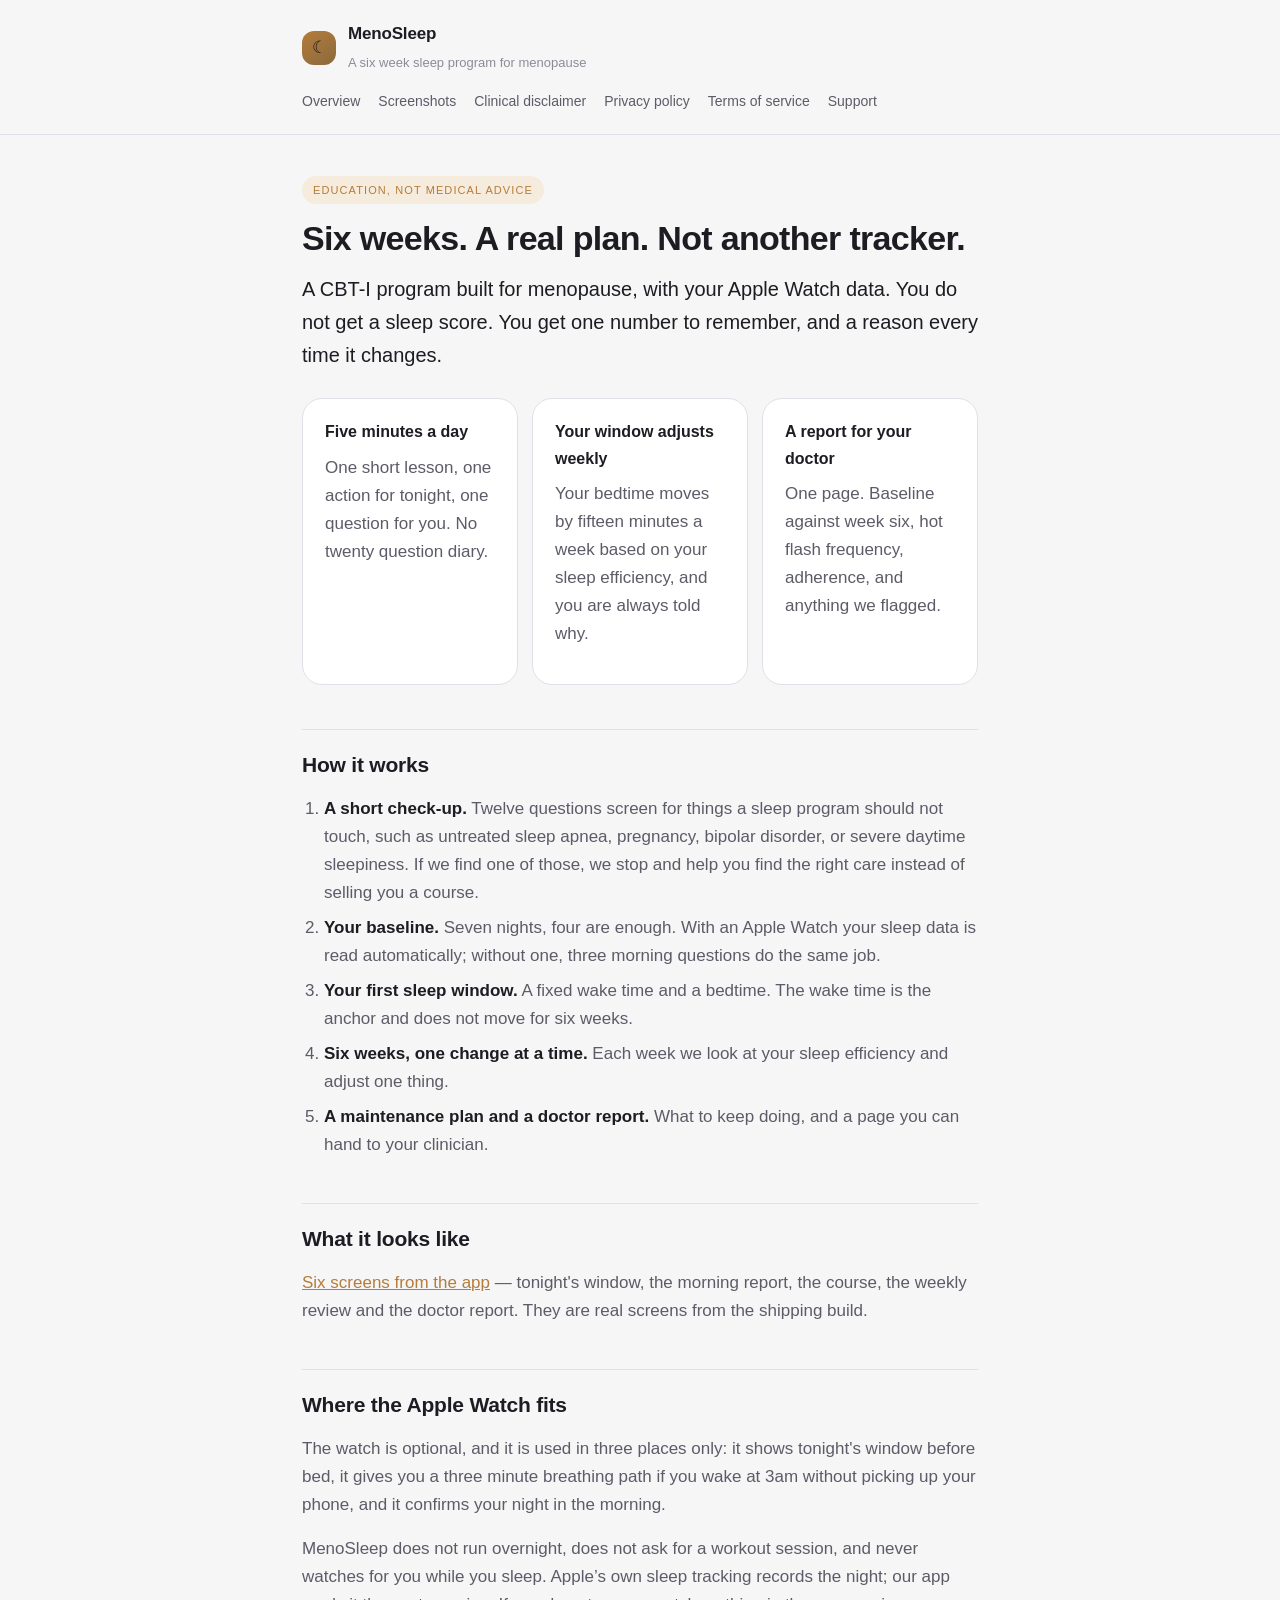
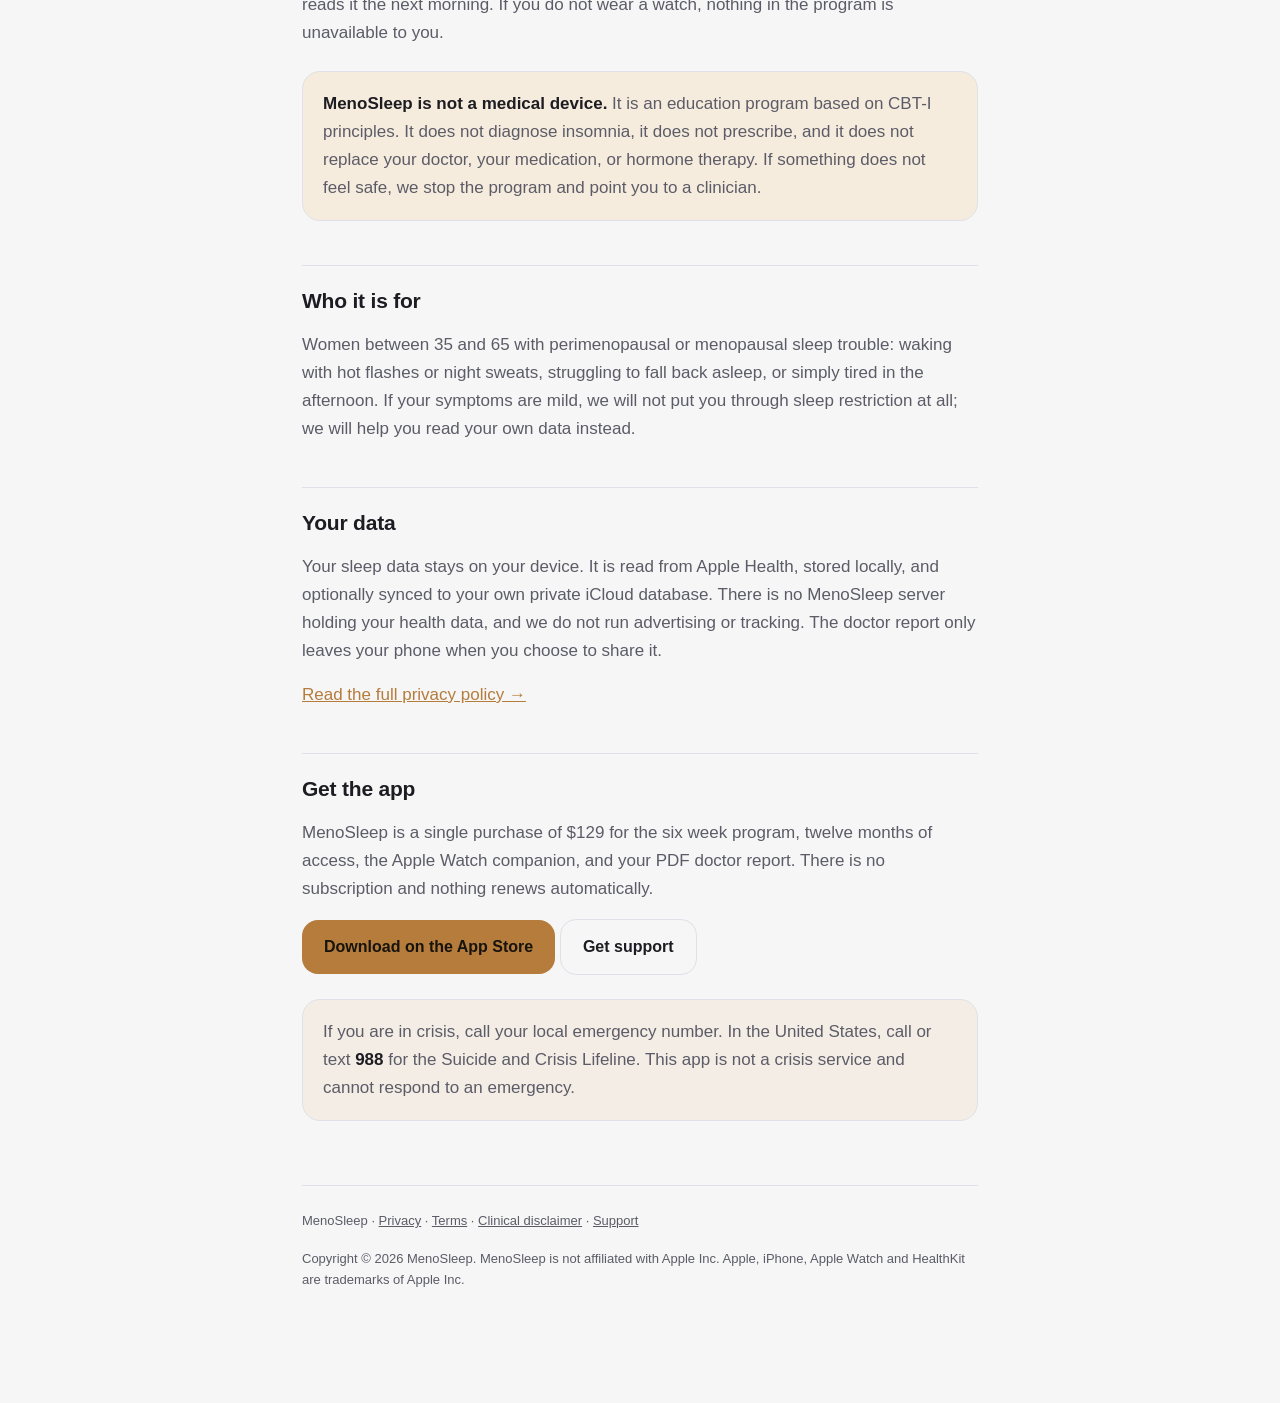
<file: index.html>
<!DOCTYPE html>
<html lang="en">
<head>
<meta charset="utf-8">
<meta name="viewport" content="width=device-width, initial-scale=1">
<title>MenoSleep · Six weeks. A real plan. Not another tracker.</title>
<meta name="description" content="MenoSleep is a six week CBT-I based sleep program for women 35 to 65 going through perimenopause and menopause. Built around your own Apple Watch data, with a one page report for your doctor.">
<link rel="stylesheet" href="assets/style.css">
</head>
<body>

<header class="site">
  <div class="wrap">
    <a class="brand" href="index.html">
      <span class="mark">☾</span>
      <span>
        <span class="name">MenoSleep</span><br>
        <span class="tag">A six week sleep program for menopause</span>
      </span>
    </a>
    <nav class="site">
      <a href="index.html">Overview</a>
      <a href="screenshots.html">Screenshots</a>
      <a href="disclaimer.html">Clinical disclaimer</a>
      <a href="privacy.html">Privacy policy</a>
      <a href="terms.html">Terms of service</a>
      <a href="support.html">Support</a>
    </nav>
  </div>
</header>

<main class="wrap">

  <span class="badge">Education, not medical advice</span>
  <h1>Six weeks. A real plan. Not another tracker.</h1>
  <p class="lead">
    A CBT-I program built for menopause, with your Apple Watch data.
    You do not get a sleep score. You get one number to remember, and a reason every time it changes.
  </p>

  <div class="grid">
    <div class="card">
      <h3>Five minutes a day</h3>
      <p>One short lesson, one action for tonight, one question for you. No twenty question diary.</p>
    </div>
    <div class="card">
      <h3>Your window adjusts weekly</h3>
      <p>Your bedtime moves by fifteen minutes a week based on your sleep efficiency, and you are always told why.</p>
    </div>
    <div class="card">
      <h3>A report for your doctor</h3>
      <p>One page. Baseline against week six, hot flash frequency, adherence, and anything we flagged.</p>
    </div>
  </div>

  <h2>How it works</h2>
  <ol>
    <li><strong>A short check-up.</strong> Twelve questions screen for things a sleep program should not touch, such as untreated sleep apnea, pregnancy, bipolar disorder, or severe daytime sleepiness. If we find one of those, we stop and help you find the right care instead of selling you a course.</li>
    <li><strong>Your baseline.</strong> Seven nights, four are enough. With an Apple Watch your sleep data is read automatically; without one, three morning questions do the same job.</li>
    <li><strong>Your first sleep window.</strong> A fixed wake time and a bedtime. The wake time is the anchor and does not move for six weeks.</li>
    <li><strong>Six weeks, one change at a time.</strong> Each week we look at your sleep efficiency and adjust one thing.</li>
    <li><strong>A maintenance plan and a doctor report.</strong> What to keep doing, and a page you can hand to your clinician.</li>
  </ol>

  <h2>What it looks like</h2>
  <p>
    <a href="screenshots.html">Six screens from the app</a> — tonight's window, the morning report, the course,
    the weekly review and the doctor report. They are real screens from the shipping build.
  </p>

  <h2>Where the Apple Watch fits</h2>
  <p>
    The watch is optional, and it is used in three places only: it shows tonight's window before bed, it gives you a
    three minute breathing path if you wake at 3am without picking up your phone, and it confirms your night in the morning.
  </p>
  <p>
    MenoSleep does not run overnight, does not ask for a workout session, and never watches for you while you sleep.
    Apple&rsquo;s own sleep tracking records the night; our app reads it the next morning. If you do not wear a watch,
    nothing in the program is unavailable to you.
  </p>

  <div class="callout">
    <p><strong>MenoSleep is not a medical device.</strong> It is an education program based on CBT-I principles. It does not diagnose insomnia, it does not prescribe, and it does not replace your doctor, your medication, or hormone therapy. If something does not feel safe, we stop the program and point you to a clinician.</p>
  </div>

  <h2>Who it is for</h2>
  <p>
    Women between 35 and 65 with perimenopausal or menopausal sleep trouble: waking with hot flashes or night sweats,
    struggling to fall back asleep, or simply tired in the afternoon. If your symptoms are mild, we will not put you
    through sleep restriction at all; we will help you read your own data instead.
  </p>

  <h2>Your data</h2>
  <p>
    Your sleep data stays on your device. It is read from Apple Health, stored locally, and optionally synced to your
    own private iCloud database. There is no MenoSleep server holding your health data, and we do not run advertising or
    tracking. The doctor report only leaves your phone when you choose to share it.
  </p>
  <p><a href="privacy.html">Read the full privacy policy →</a></p>

  <h2>Get the app</h2>
  <p>
    MenoSleep is a single purchase of $129 for the six week program, twelve months of access, the Apple Watch companion,
    and your PDF doctor report. There is no subscription and nothing renews automatically.
  </p>
  <p>
    <a class="btn" href="https://apps.apple.com/app/id0000000000" rel="noopener">Download on the App Store</a>
    <a class="btn ghost" href="support.html">Get support</a>
  </p>

  <div class="callout caution">
    <p>If you are in crisis, call your local emergency number. In the United States, call or text <strong>988</strong> for the Suicide and Crisis Lifeline. This app is not a crisis service and cannot respond to an emergency.</p>
  </div>

  <div class="footer">
    <p>MenoSleep · <a href="privacy.html">Privacy</a> · <a href="terms.html">Terms</a> · <a href="disclaimer.html">Clinical disclaimer</a> · <a href="support.html">Support</a></p>
    <p>Copyright © 2026 MenoSleep. MenoSleep is not affiliated with Apple Inc. Apple, iPhone, Apple Watch and HealthKit are trademarks of Apple Inc.</p>
  </div>

</main>

</body>
</html>
</file>
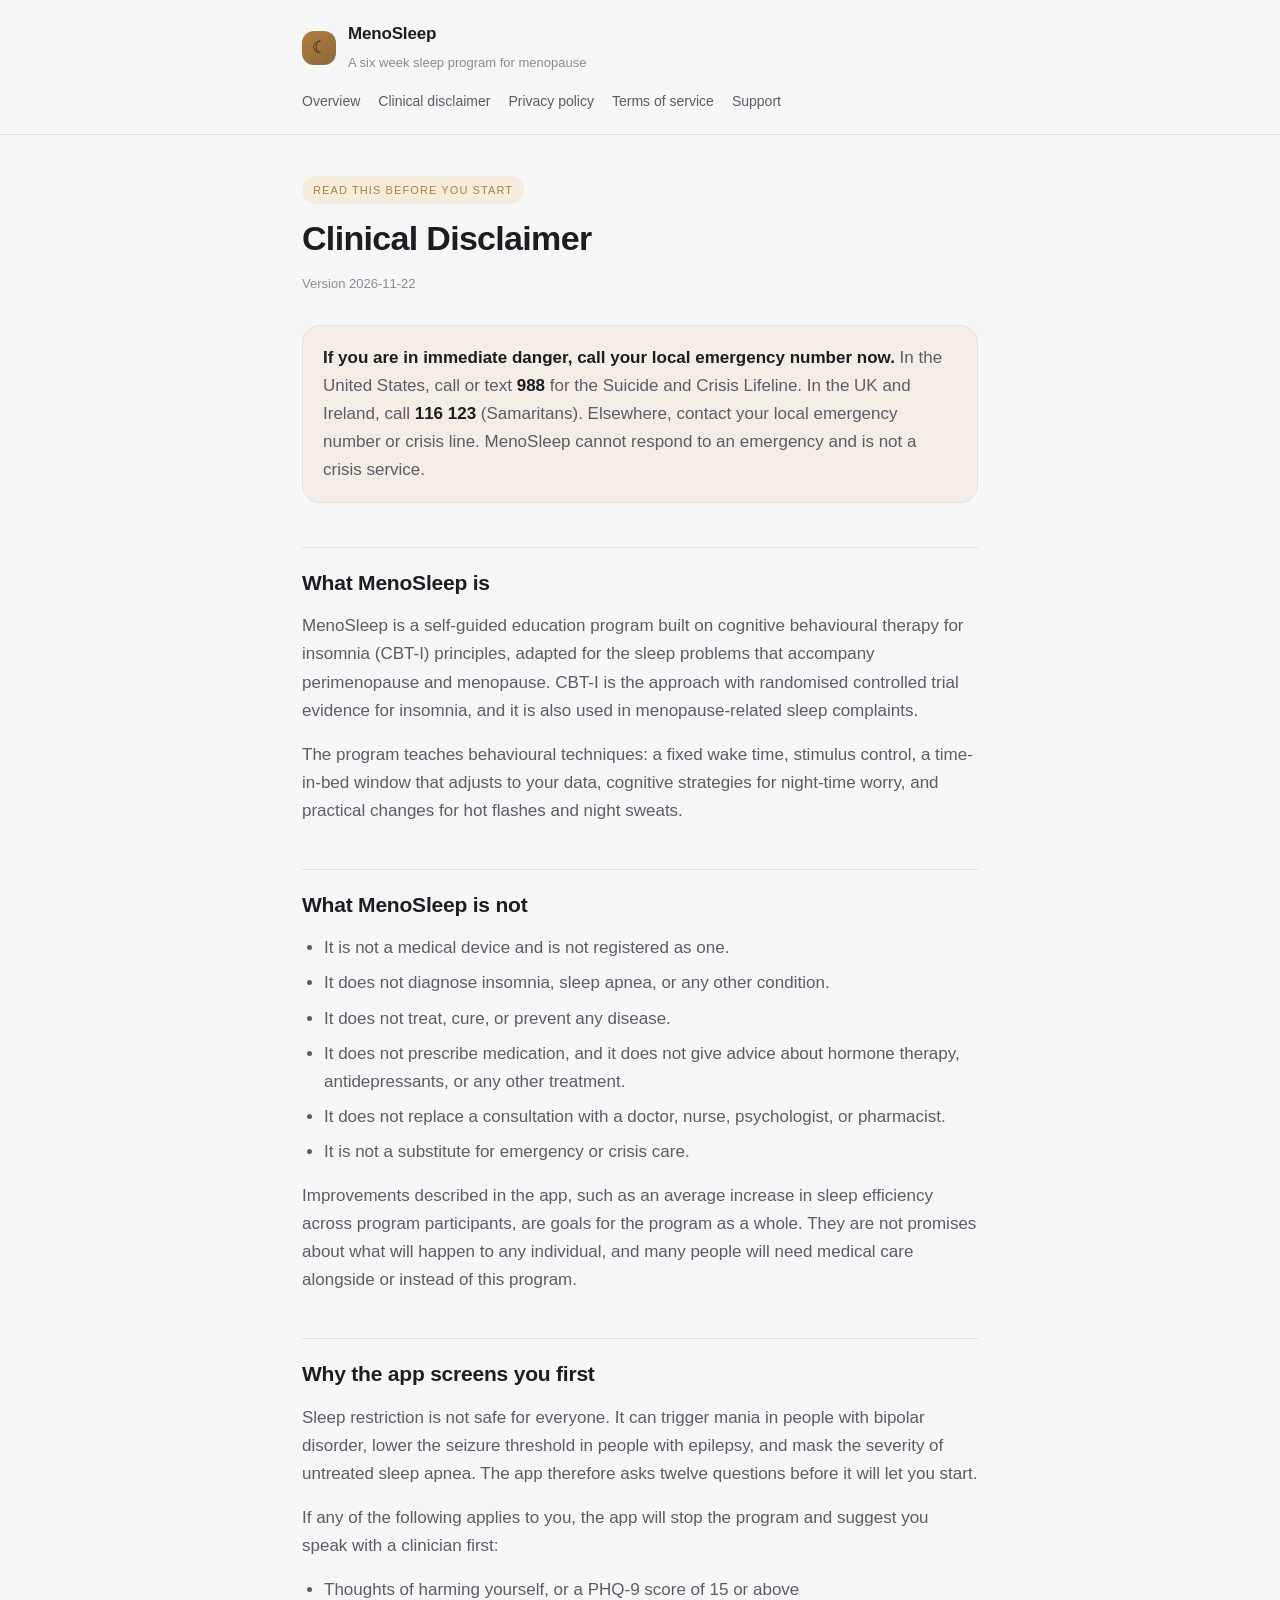
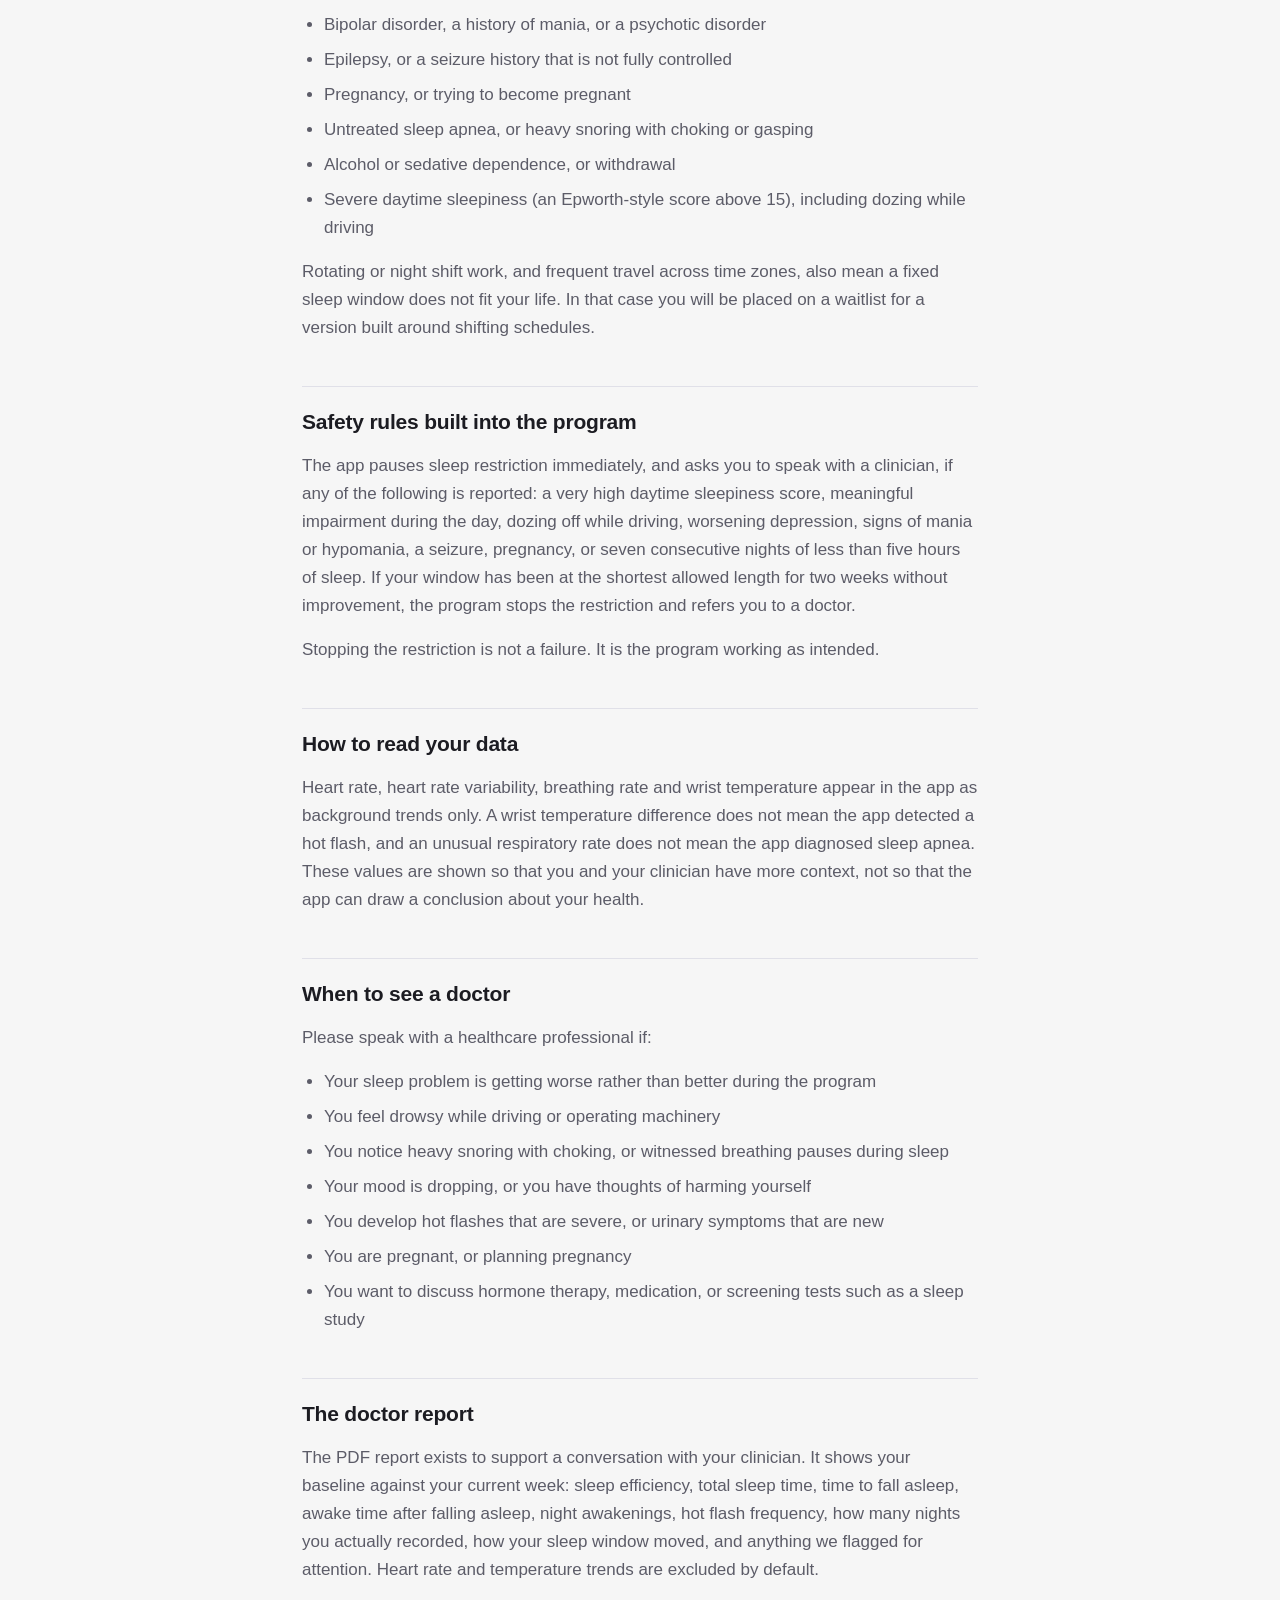
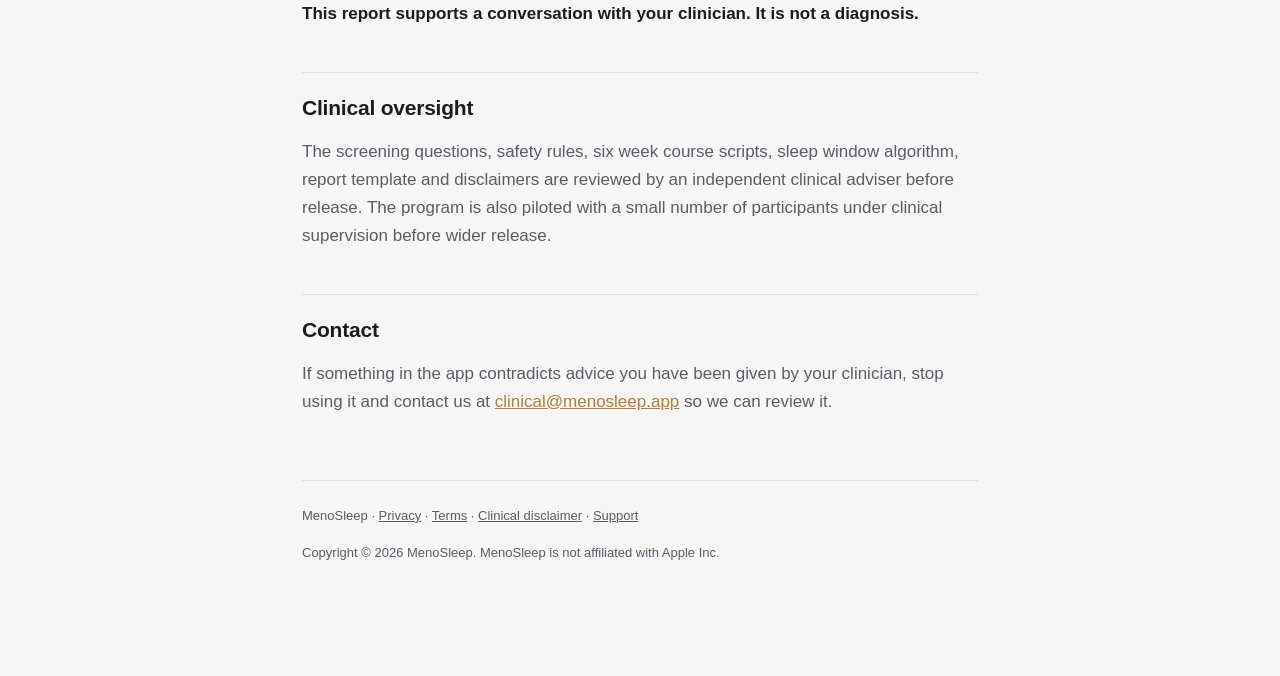
<file: disclaimer.html>
<!DOCTYPE html>
<html lang="en">
<head>
<meta charset="utf-8">
<meta name="viewport" content="width=device-width, initial-scale=1">
<title>Clinical Disclaimer · MenoSleep</title>
<meta name="description" content="MenoSleep is an education program, not a medical device. What it can and cannot do, and when to call a doctor.">
<link rel="stylesheet" href="assets/style.css">
</head>
<body>

<header class="site">
  <div class="wrap">
    <a class="brand" href="index.html">
      <span class="mark">☾</span>
      <span>
        <span class="name">MenoSleep</span><br>
        <span class="tag">A six week sleep program for menopause</span>
      </span>
    </a>
    <nav class="site">
      <a href="index.html">Overview</a>
      <a href="disclaimer.html">Clinical disclaimer</a>
      <a href="privacy.html">Privacy policy</a>
      <a href="terms.html">Terms of service</a>
      <a href="support.html">Support</a>
    </nav>
  </div>
</header>

<main class="wrap">

  <span class="badge">Read this before you start</span>
  <h1>Clinical Disclaimer</h1>
  <p class="meta">Version 2026-11-22</p>

  <div class="callout caution">
    <p><strong>If you are in immediate danger, call your local emergency number now.</strong> In the United States, call or text <strong>988</strong> for the Suicide and Crisis Lifeline. In the UK and Ireland, call <strong>116 123</strong> (Samaritans). Elsewhere, contact your local emergency number or crisis line. MenoSleep cannot respond to an emergency and is not a crisis service.</p>
  </div>

  <h2>What MenoSleep is</h2>
  <p>
    MenoSleep is a self-guided education program built on cognitive behavioural therapy for insomnia (CBT-I) principles,
    adapted for the sleep problems that accompany perimenopause and menopause. CBT-I is the approach with randomised
    controlled trial evidence for insomnia, and it is also used in menopause-related sleep complaints.
  </p>
  <p>
    The program teaches behavioural techniques: a fixed wake time, stimulus control, a time-in-bed window that adjusts
    to your data, cognitive strategies for night-time worry, and practical changes for hot flashes and night sweats.
  </p>

  <h2>What MenoSleep is not</h2>
  <ul>
    <li>It is not a medical device and is not registered as one.</li>
    <li>It does not diagnose insomnia, sleep apnea, or any other condition.</li>
    <li>It does not treat, cure, or prevent any disease.</li>
    <li>It does not prescribe medication, and it does not give advice about hormone therapy, antidepressants, or any other treatment.</li>
    <li>It does not replace a consultation with a doctor, nurse, psychologist, or pharmacist.</li>
    <li>It is not a substitute for emergency or crisis care.</li>
  </ul>
  <p>
    Improvements described in the app, such as an average increase in sleep efficiency across program participants, are
    goals for the program as a whole. They are not promises about what will happen to any individual, and many people
    will need medical care alongside or instead of this program.
  </p>

  <h2>Why the app screens you first</h2>
  <p>
    Sleep restriction is not safe for everyone. It can trigger mania in people with bipolar disorder, lower the seizure
    threshold in people with epilepsy, and mask the severity of untreated sleep apnea. The app therefore asks twelve
    questions before it will let you start.
  </p>
  <p>If any of the following applies to you, the app will stop the program and suggest you speak with a clinician first:</p>
  <ul>
    <li>Thoughts of harming yourself, or a PHQ-9 score of 15 or above</li>
    <li>Bipolar disorder, a history of mania, or a psychotic disorder</li>
    <li>Epilepsy, or a seizure history that is not fully controlled</li>
    <li>Pregnancy, or trying to become pregnant</li>
    <li>Untreated sleep apnea, or heavy snoring with choking or gasping</li>
    <li>Alcohol or sedative dependence, or withdrawal</li>
    <li>Severe daytime sleepiness (an Epworth-style score above 15), including dozing while driving</li>
  </ul>
  <p>
    Rotating or night shift work, and frequent travel across time zones, also mean a fixed sleep window does not fit your
    life. In that case you will be placed on a waitlist for a version built around shifting schedules.
  </p>

  <h2>Safety rules built into the program</h2>
  <p>
    The app pauses sleep restriction immediately, and asks you to speak with a clinician, if any of the following is
    reported: a very high daytime sleepiness score, meaningful impairment during the day, dozing off while driving,
    worsening depression, signs of mania or hypomania, a seizure, pregnancy, or seven consecutive nights of less than
    five hours of sleep. If your window has been at the shortest allowed length for two weeks without improvement, the
    program stops the restriction and refers you to a doctor.
  </p>
  <p>
    Stopping the restriction is not a failure. It is the program working as intended.
  </p>

  <h2>How to read your data</h2>
  <p>
    Heart rate, heart rate variability, breathing rate and wrist temperature appear in the app as background trends only.
    A wrist temperature difference does not mean the app detected a hot flash, and an unusual respiratory rate does not
    mean the app diagnosed sleep apnea. These values are shown so that you and your clinician have more context, not so
    that the app can draw a conclusion about your health.
  </p>

  <h2>When to see a doctor</h2>
  <p>Please speak with a healthcare professional if:</p>
  <ul>
    <li>Your sleep problem is getting worse rather than better during the program</li>
    <li>You feel drowsy while driving or operating machinery</li>
    <li>You notice heavy snoring with choking, or witnessed breathing pauses during sleep</li>
    <li>Your mood is dropping, or you have thoughts of harming yourself</li>
    <li>You develop hot flashes that are severe, or urinary symptoms that are new</li>
    <li>You are pregnant, or planning pregnancy</li>
    <li>You want to discuss hormone therapy, medication, or screening tests such as a sleep study</li>
  </ul>

  <h2>The doctor report</h2>
  <p>
    The PDF report exists to support a conversation with your clinician. It shows your baseline against your current
    week: sleep efficiency, total sleep time, time to fall asleep, awake time after falling asleep, night awakenings,
    hot flash frequency, how many nights you actually recorded, how your sleep window moved, and anything we flagged
    for attention. Heart rate and temperature trends are excluded by default.
  </p>
  <p>
    <strong>This report supports a conversation with your clinician. It is not a diagnosis.</strong>
  </p>

  <h2>Clinical oversight</h2>
  <p>
    The screening questions, safety rules, six week course scripts, sleep window algorithm, report template and
    disclaimers are reviewed by an independent clinical adviser before release. The program is also piloted with a small
    number of participants under clinical supervision before wider release.
  </p>

  <h2>Contact</h2>
  <p>
    If something in the app contradicts advice you have been given by your clinician, stop using it and contact us at
    <a href="mailto:clinical@menosleep.app">clinical@menosleep.app</a> so we can review it.
  </p>

  <div class="footer">
    <p>MenoSleep · <a href="privacy.html">Privacy</a> · <a href="terms.html">Terms</a> · <a href="disclaimer.html">Clinical disclaimer</a> · <a href="support.html">Support</a></p>
    <p>Copyright © 2026 MenoSleep. MenoSleep is not affiliated with Apple Inc.</p>
  </div>

</main>

</body>
</html>
</file>
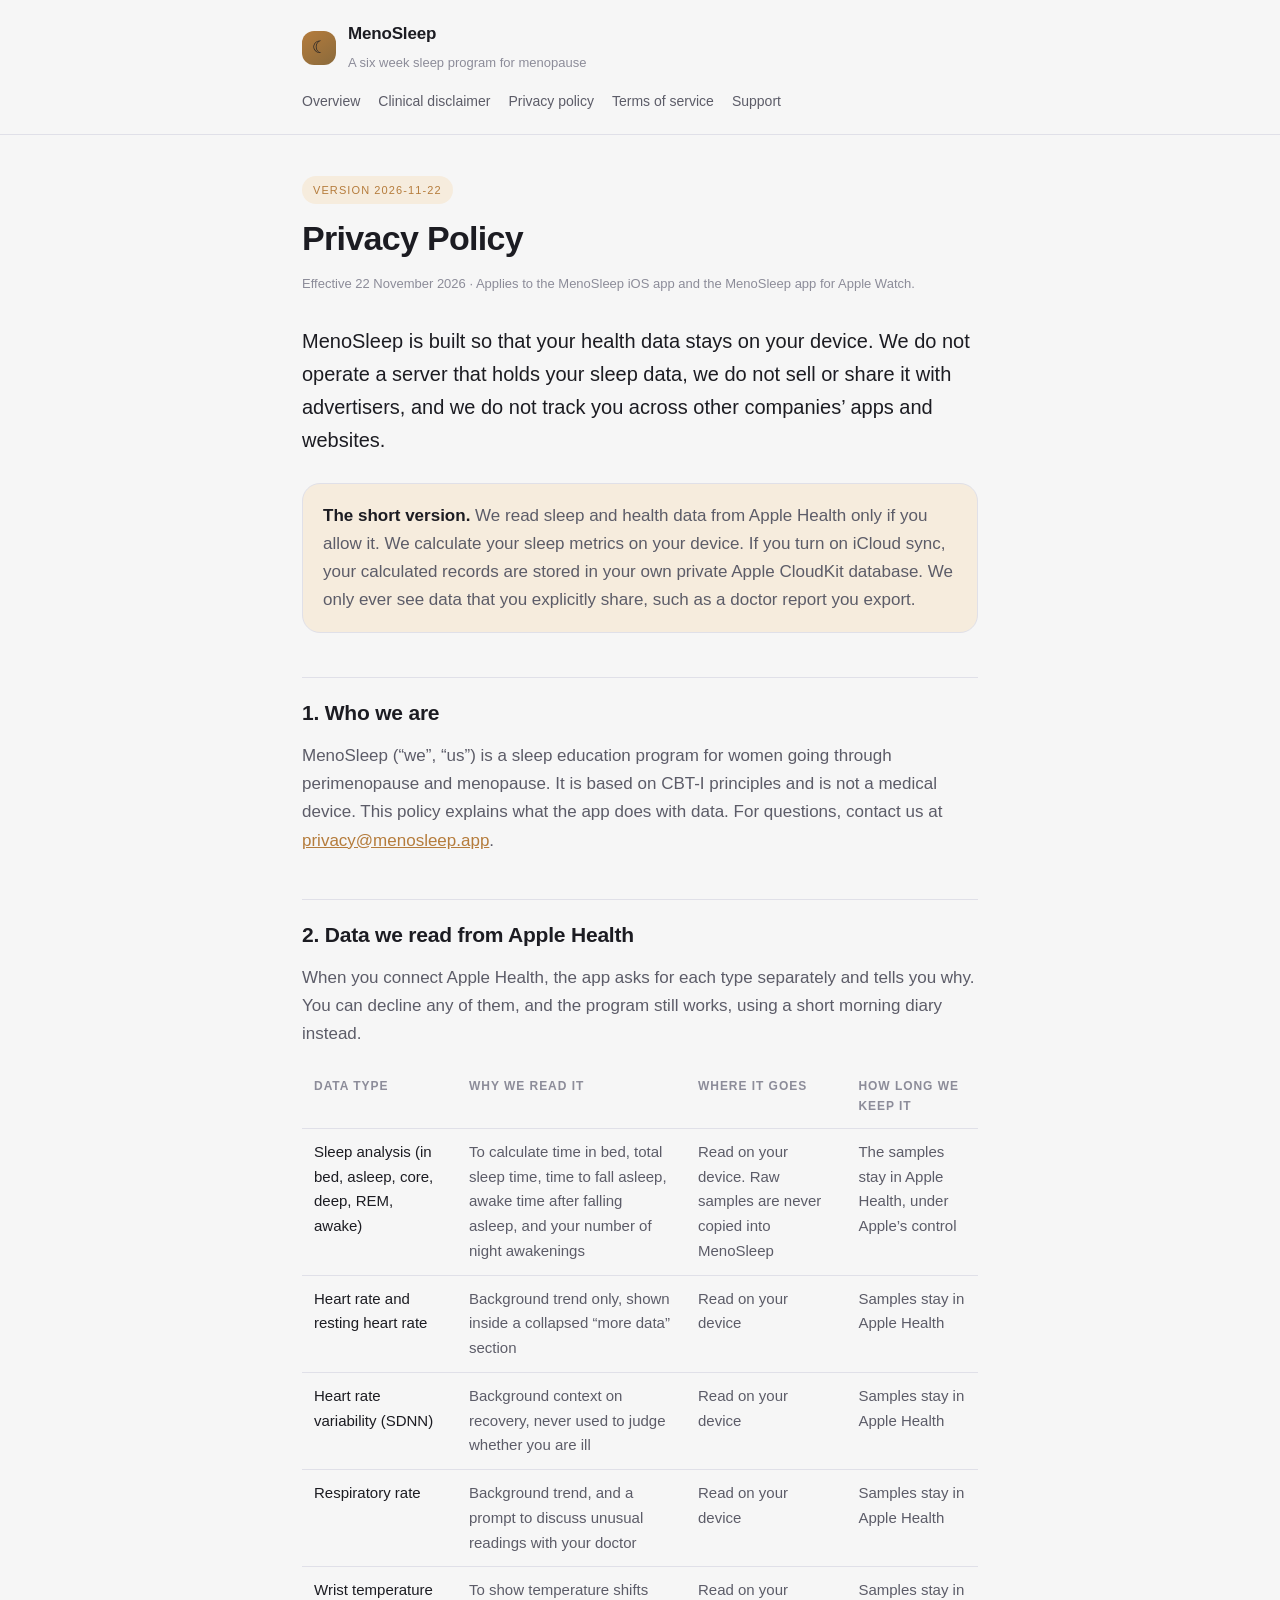
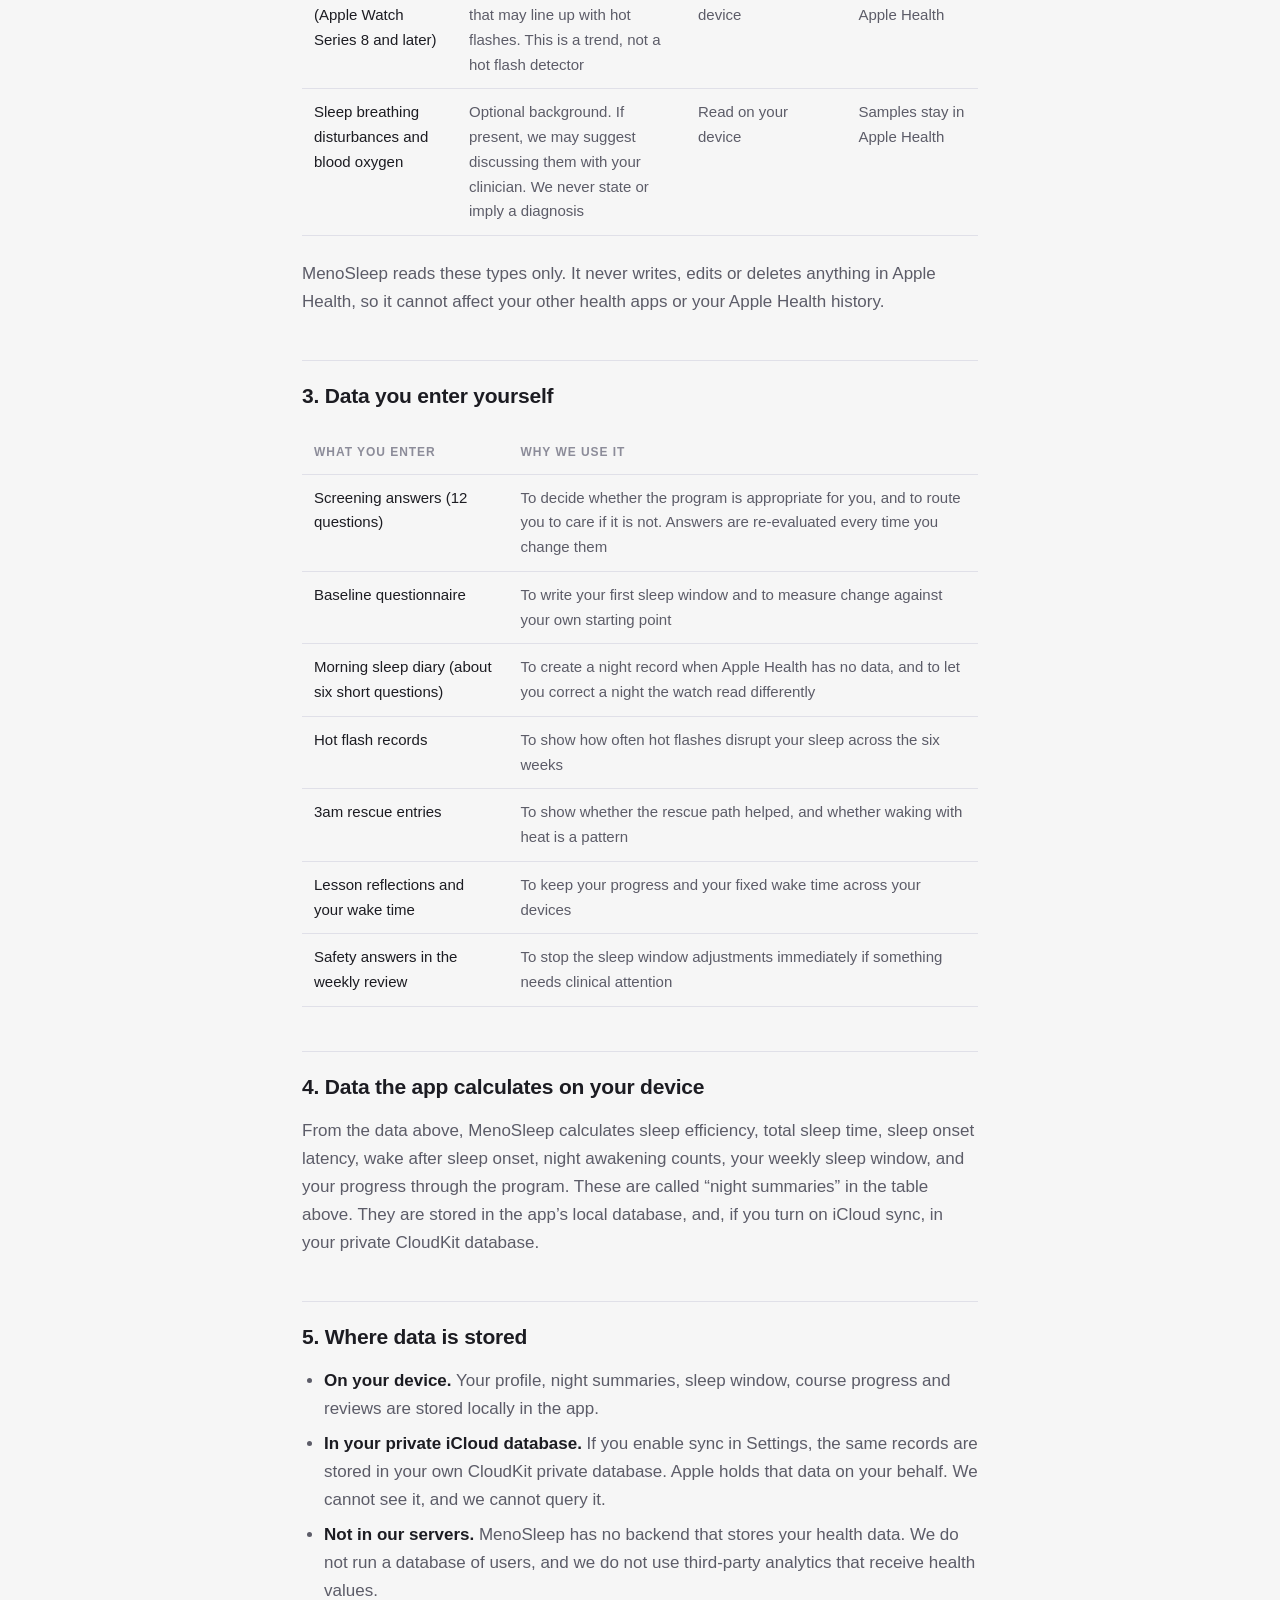
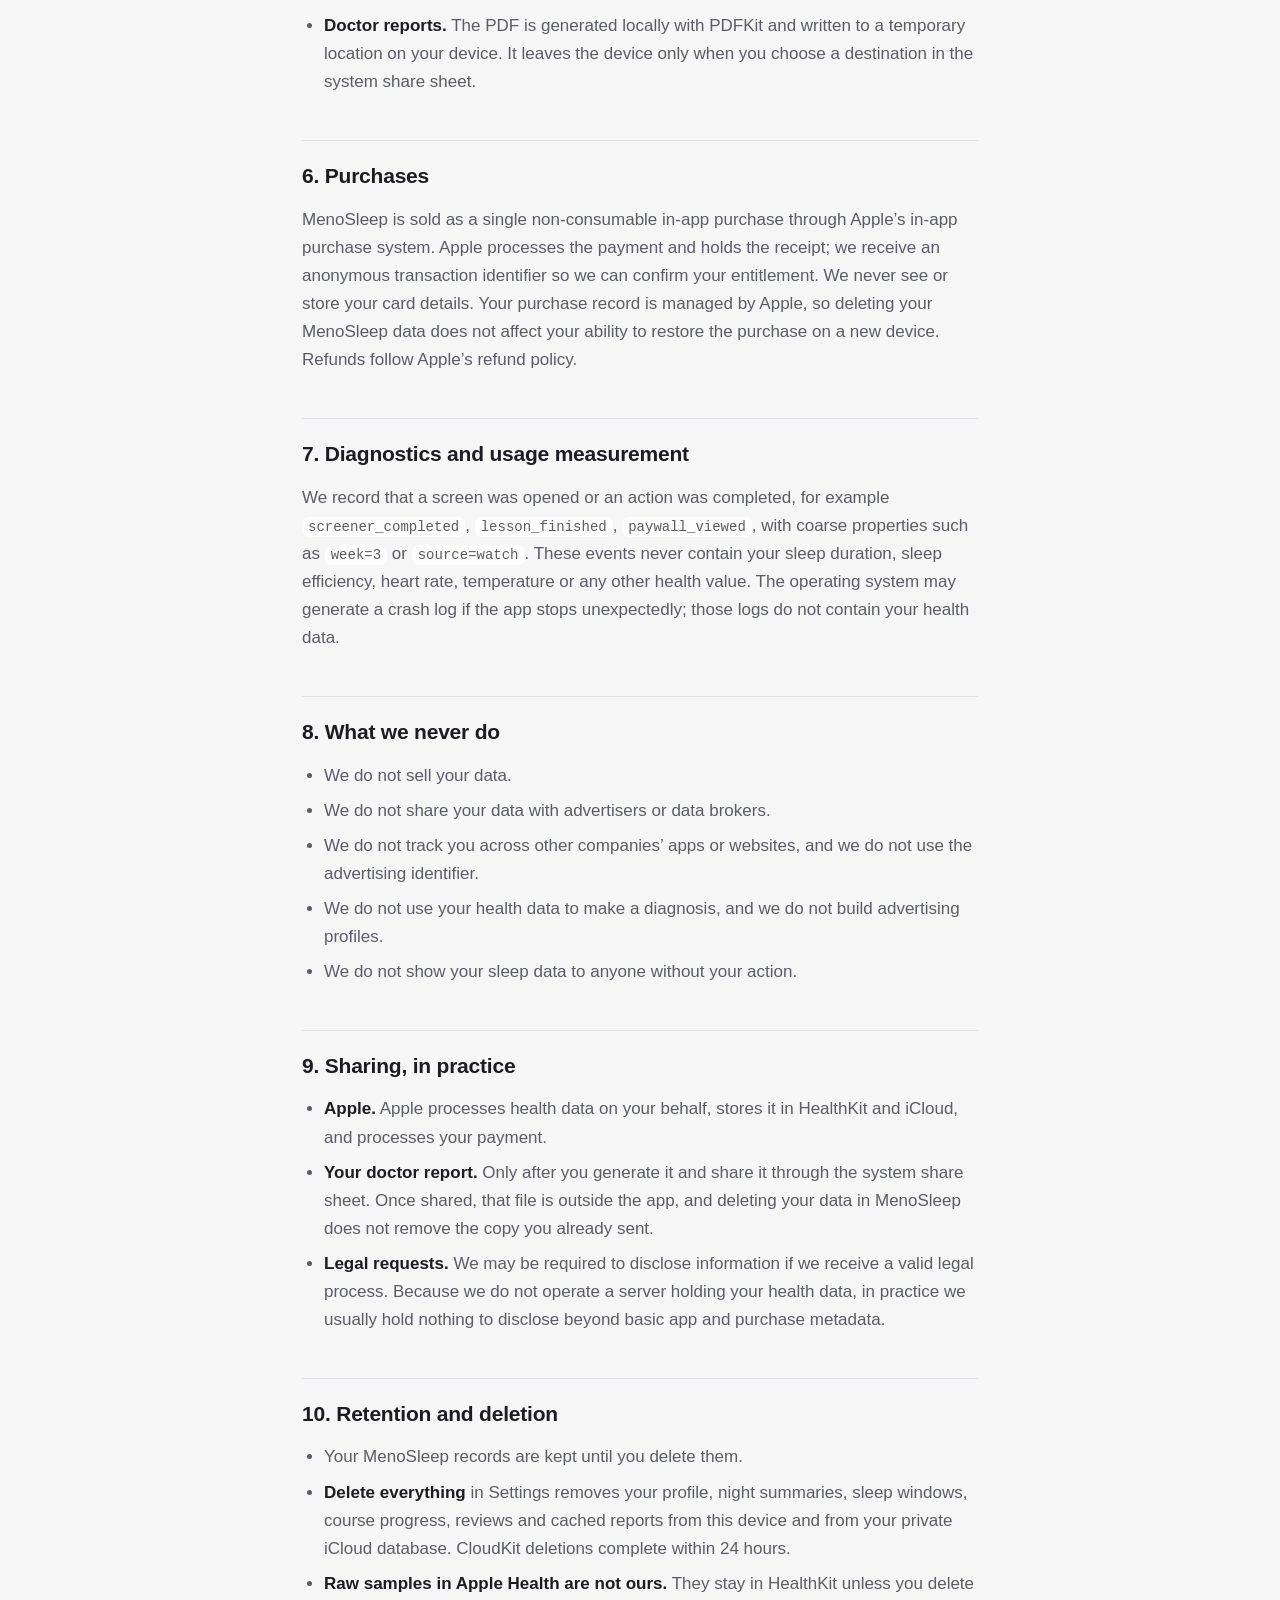
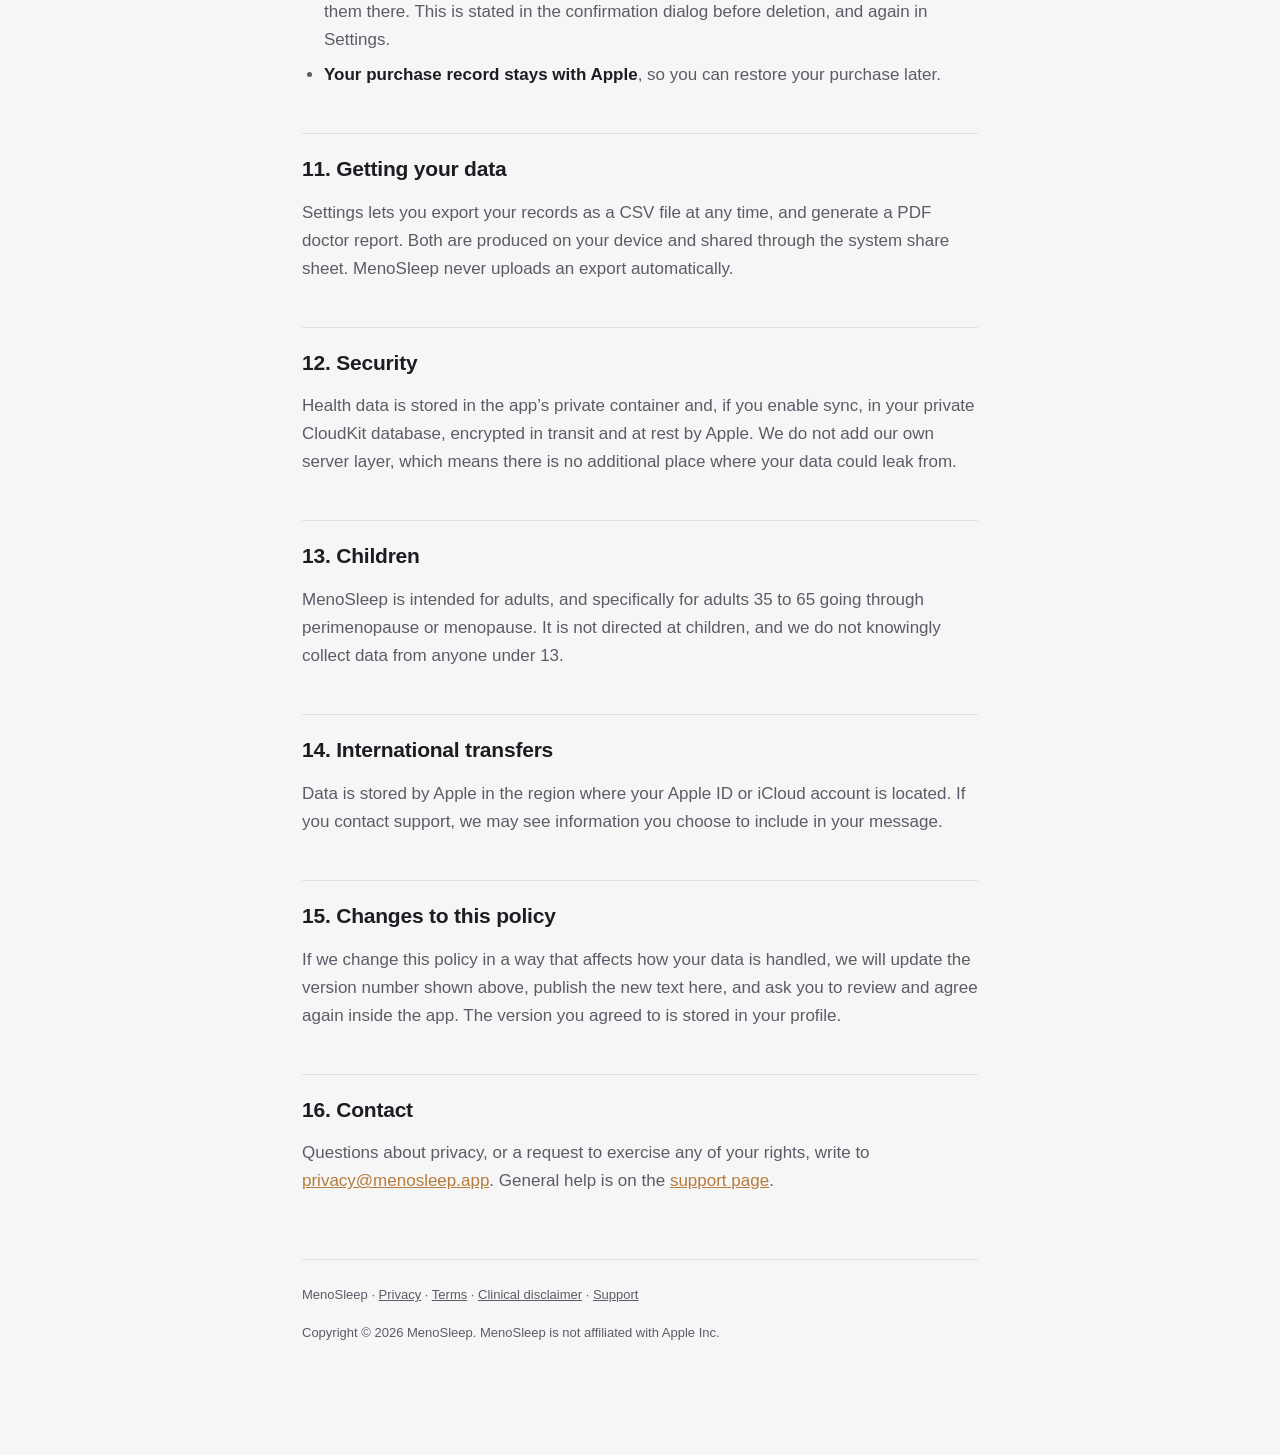
<file: privacy.html>
<!DOCTYPE html>
<html lang="en">
<head>
<meta charset="utf-8">
<meta name="viewport" content="width=device-width, initial-scale=1">
<title>Privacy Policy · MenoSleep</title>
<meta name="description" content="How MenoSleep reads, stores, uses and deletes your health data. Your sleep data stays on your device.">
<link rel="stylesheet" href="assets/style.css">
</head>
<body>

<header class="site">
  <div class="wrap">
    <a class="brand" href="index.html">
      <span class="mark">☾</span>
      <span>
        <span class="name">MenoSleep</span><br>
        <span class="tag">A six week sleep program for menopause</span>
      </span>
    </a>
    <nav class="site">
      <a href="index.html">Overview</a>
      <a href="disclaimer.html">Clinical disclaimer</a>
      <a href="privacy.html">Privacy policy</a>
      <a href="terms.html">Terms of service</a>
      <a href="support.html">Support</a>
    </nav>
  </div>
</header>

<main class="wrap">

  <span class="badge">Version 2026-11-22</span>
  <h1>Privacy Policy</h1>
  <p class="meta">Effective 22 November 2026 · Applies to the MenoSleep iOS app and the MenoSleep app for Apple Watch.</p>

  <p class="lead">
    MenoSleep is built so that your health data stays on your device. We do not operate a server that holds your
    sleep data, we do not sell or share it with advertisers, and we do not track you across other companies&rsquo; apps
    and websites.
  </p>

  <div class="callout">
    <p><strong>The short version.</strong> We read sleep and health data from Apple Health only if you allow it. We calculate your sleep metrics on your device. If you turn on iCloud sync, your calculated records are stored in your own private Apple CloudKit database. We only ever see data that you explicitly share, such as a doctor report you export.</p>
  </div>

  <h2>1. Who we are</h2>
  <p>
    MenoSleep (&ldquo;we&rdquo;, &ldquo;us&rdquo;) is a sleep education program for women going through perimenopause and menopause.
    It is based on CBT-I principles and is not a medical device. This policy explains what the app does with data.
    For questions, contact us at <a href="mailto:privacy@menosleep.app">privacy@menosleep.app</a>.
  </p>

  <h2>2. Data we read from Apple Health</h2>
  <p>
    When you connect Apple Health, the app asks for each type separately and tells you why. You can decline any of them,
    and the program still works, using a short morning diary instead.
  </p>

  <table>
    <thead>
      <tr><th>Data type</th><th>Why we read it</th><th>Where it goes</th><th>How long we keep it</th></tr>
    </thead>
    <tbody>
      <tr>
        <td>Sleep analysis (in bed, asleep, core, deep, REM, awake)</td>
        <td>To calculate time in bed, total sleep time, time to fall asleep, awake time after falling asleep, and your number of night awakenings</td>
        <td>Read on your device. Raw samples are never copied into MenoSleep</td>
        <td>The samples stay in Apple Health, under Apple&rsquo;s control</td>
      </tr>
      <tr>
        <td>Heart rate and resting heart rate</td>
        <td>Background trend only, shown inside a collapsed &ldquo;more data&rdquo; section</td>
        <td>Read on your device</td>
        <td>Samples stay in Apple Health</td>
      </tr>
      <tr>
        <td>Heart rate variability (SDNN)</td>
        <td>Background context on recovery, never used to judge whether you are ill</td>
        <td>Read on your device</td>
        <td>Samples stay in Apple Health</td>
      </tr>
      <tr>
        <td>Respiratory rate</td>
        <td>Background trend, and a prompt to discuss unusual readings with your doctor</td>
        <td>Read on your device</td>
        <td>Samples stay in Apple Health</td>
      </tr>
      <tr>
        <td>Wrist temperature (Apple Watch Series 8 and later)</td>
        <td>To show temperature shifts that may line up with hot flashes. This is a trend, not a hot flash detector</td>
        <td>Read on your device</td>
        <td>Samples stay in Apple Health</td>
      </tr>
      <tr>
        <td>Sleep breathing disturbances and blood oxygen</td>
        <td>Optional background. If present, we may suggest discussing them with your clinician. We never state or imply a diagnosis</td>
        <td>Read on your device</td>
        <td>Samples stay in Apple Health</td>
      </tr>
    </tbody>
  </table>
  <p>
    MenoSleep reads these types only. It never writes, edits or deletes anything in Apple Health, so it cannot affect
    your other health apps or your Apple Health history.
  </p>

  <h2>3. Data you enter yourself</h2>
  <table>
    <thead>
      <tr><th>What you enter</th><th>Why we use it</th></tr>
    </thead>
    <tbody>
      <tr><td>Screening answers (12 questions)</td><td>To decide whether the program is appropriate for you, and to route you to care if it is not. Answers are re-evaluated every time you change them</td></tr>
      <tr><td>Baseline questionnaire</td><td>To write your first sleep window and to measure change against your own starting point</td></tr>
      <tr><td>Morning sleep diary (about six short questions)</td><td>To create a night record when Apple Health has no data, and to let you correct a night the watch read differently</td></tr>
      <tr><td>Hot flash records</td><td>To show how often hot flashes disrupt your sleep across the six weeks</td></tr>
      <tr><td>3am rescue entries</td><td>To show whether the rescue path helped, and whether waking with heat is a pattern</td></tr>
      <tr><td>Lesson reflections and your wake time</td><td>To keep your progress and your fixed wake time across your devices</td></tr>
      <tr><td>Safety answers in the weekly review</td><td>To stop the sleep window adjustments immediately if something needs clinical attention</td></tr>
    </tbody>
  </table>

  <h2>4. Data the app calculates on your device</h2>
  <p>
    From the data above, MenoSleep calculates sleep efficiency, total sleep time, sleep onset latency, wake after sleep
    onset, night awakening counts, your weekly sleep window, and your progress through the program. These are called
    &ldquo;night summaries&rdquo; in the table above. They are stored in the app&rsquo;s local database, and, if you turn on
    iCloud sync, in your private CloudKit database.
  </p>

  <h2>5. Where data is stored</h2>
  <ul>
    <li><strong>On your device.</strong> Your profile, night summaries, sleep window, course progress and reviews are stored locally in the app.</li>
    <li><strong>In your private iCloud database.</strong> If you enable sync in Settings, the same records are stored in your own CloudKit private database. Apple holds that data on your behalf. We cannot see it, and we cannot query it.</li>
    <li><strong>Not in our servers.</strong> MenoSleep has no backend that stores your health data. We do not run a database of users, and we do not use third-party analytics that receive health values.</li>
    <li><strong>Doctor reports.</strong> The PDF is generated locally with PDFKit and written to a temporary location on your device. It leaves the device only when you choose a destination in the system share sheet.</li>
  </ul>

  <h2>6. Purchases</h2>
  <p>
    MenoSleep is sold as a single non-consumable in-app purchase through Apple&rsquo;s in-app purchase system. Apple
    processes the payment and holds the receipt; we receive an anonymous transaction identifier so we can confirm your
    entitlement. We never see or store your card details. Your purchase record is managed by Apple, so deleting your
    MenoSleep data does not affect your ability to restore the purchase on a new device. Refunds follow Apple&rsquo;s
    refund policy.
  </p>

  <h2>7. Diagnostics and usage measurement</h2>
  <p>
    We record that a screen was opened or an action was completed, for example
    <code>screener_completed</code>, <code>lesson_finished</code>, <code>paywall_viewed</code>, with coarse properties
    such as <code>week=3</code> or <code>source=watch</code>. These events never contain your sleep duration, sleep
    efficiency, heart rate, temperature or any other health value. The operating system may generate a crash log if the
    app stops unexpectedly; those logs do not contain your health data.
  </p>

  <h2>8. What we never do</h2>
  <ul>
    <li>We do not sell your data.</li>
    <li>We do not share your data with advertisers or data brokers.</li>
    <li>We do not track you across other companies&rsquo; apps or websites, and we do not use the advertising identifier.</li>
    <li>We do not use your health data to make a diagnosis, and we do not build advertising profiles.</li>
    <li>We do not show your sleep data to anyone without your action.</li>
  </ul>

  <h2>9. Sharing, in practice</h2>
  <ul>
    <li><strong>Apple.</strong> Apple processes health data on your behalf, stores it in HealthKit and iCloud, and processes your payment.</li>
    <li><strong>Your doctor report.</strong> Only after you generate it and share it through the system share sheet. Once shared, that file is outside the app, and deleting your data in MenoSleep does not remove the copy you already sent.</li>
    <li><strong>Legal requests.</strong> We may be required to disclose information if we receive a valid legal process. Because we do not operate a server holding your health data, in practice we usually hold nothing to disclose beyond basic app and purchase metadata.</li>
  </ul>

  <h2>10. Retention and deletion</h2>
  <ul>
    <li>Your MenoSleep records are kept until you delete them.</li>
    <li><strong>Delete everything</strong> in Settings removes your profile, night summaries, sleep windows, course progress, reviews and cached reports from this device and from your private iCloud database. CloudKit deletions complete within 24 hours.</li>
    <li><strong>Raw samples in Apple Health are not ours.</strong> They stay in HealthKit unless you delete them there. This is stated in the confirmation dialog before deletion, and again in Settings.</li>
    <li><strong>Your purchase record stays with Apple</strong>, so you can restore your purchase later.</li>
  </ul>

  <h2>11. Getting your data</h2>
  <p>
    Settings lets you export your records as a CSV file at any time, and generate a PDF doctor report. Both are produced
    on your device and shared through the system share sheet. MenoSleep never uploads an export automatically.
  </p>

  <h2>12. Security</h2>
  <p>
    Health data is stored in the app&rsquo;s private container and, if you enable sync, in your private CloudKit database,
    encrypted in transit and at rest by Apple. We do not add our own server layer, which means there is no additional
    place where your data could leak from.
  </p>

  <h2>13. Children</h2>
  <p>
    MenoSleep is intended for adults, and specifically for adults 35 to 65 going through perimenopause or menopause. It
    is not directed at children, and we do not knowingly collect data from anyone under 13.
  </p>

  <h2>14. International transfers</h2>
  <p>
    Data is stored by Apple in the region where your Apple ID or iCloud account is located. If you contact support, we
    may see information you choose to include in your message.
  </p>

  <h2>15. Changes to this policy</h2>
  <p>
    If we change this policy in a way that affects how your data is handled, we will update the version number shown
    above, publish the new text here, and ask you to review and agree again inside the app. The version you agreed to is
    stored in your profile.
  </p>

  <h2>16. Contact</h2>
  <p>
    Questions about privacy, or a request to exercise any of your rights, write to
    <a href="mailto:privacy@menosleep.app">privacy@menosleep.app</a>. General help is on the
    <a href="support.html">support page</a>.
  </p>

  <div class="footer">
    <p>MenoSleep · <a href="privacy.html">Privacy</a> · <a href="terms.html">Terms</a> · <a href="disclaimer.html">Clinical disclaimer</a> · <a href="support.html">Support</a></p>
    <p>Copyright © 2026 MenoSleep. MenoSleep is not affiliated with Apple Inc.</p>
  </div>

</main>

</body>
</html>
</file>
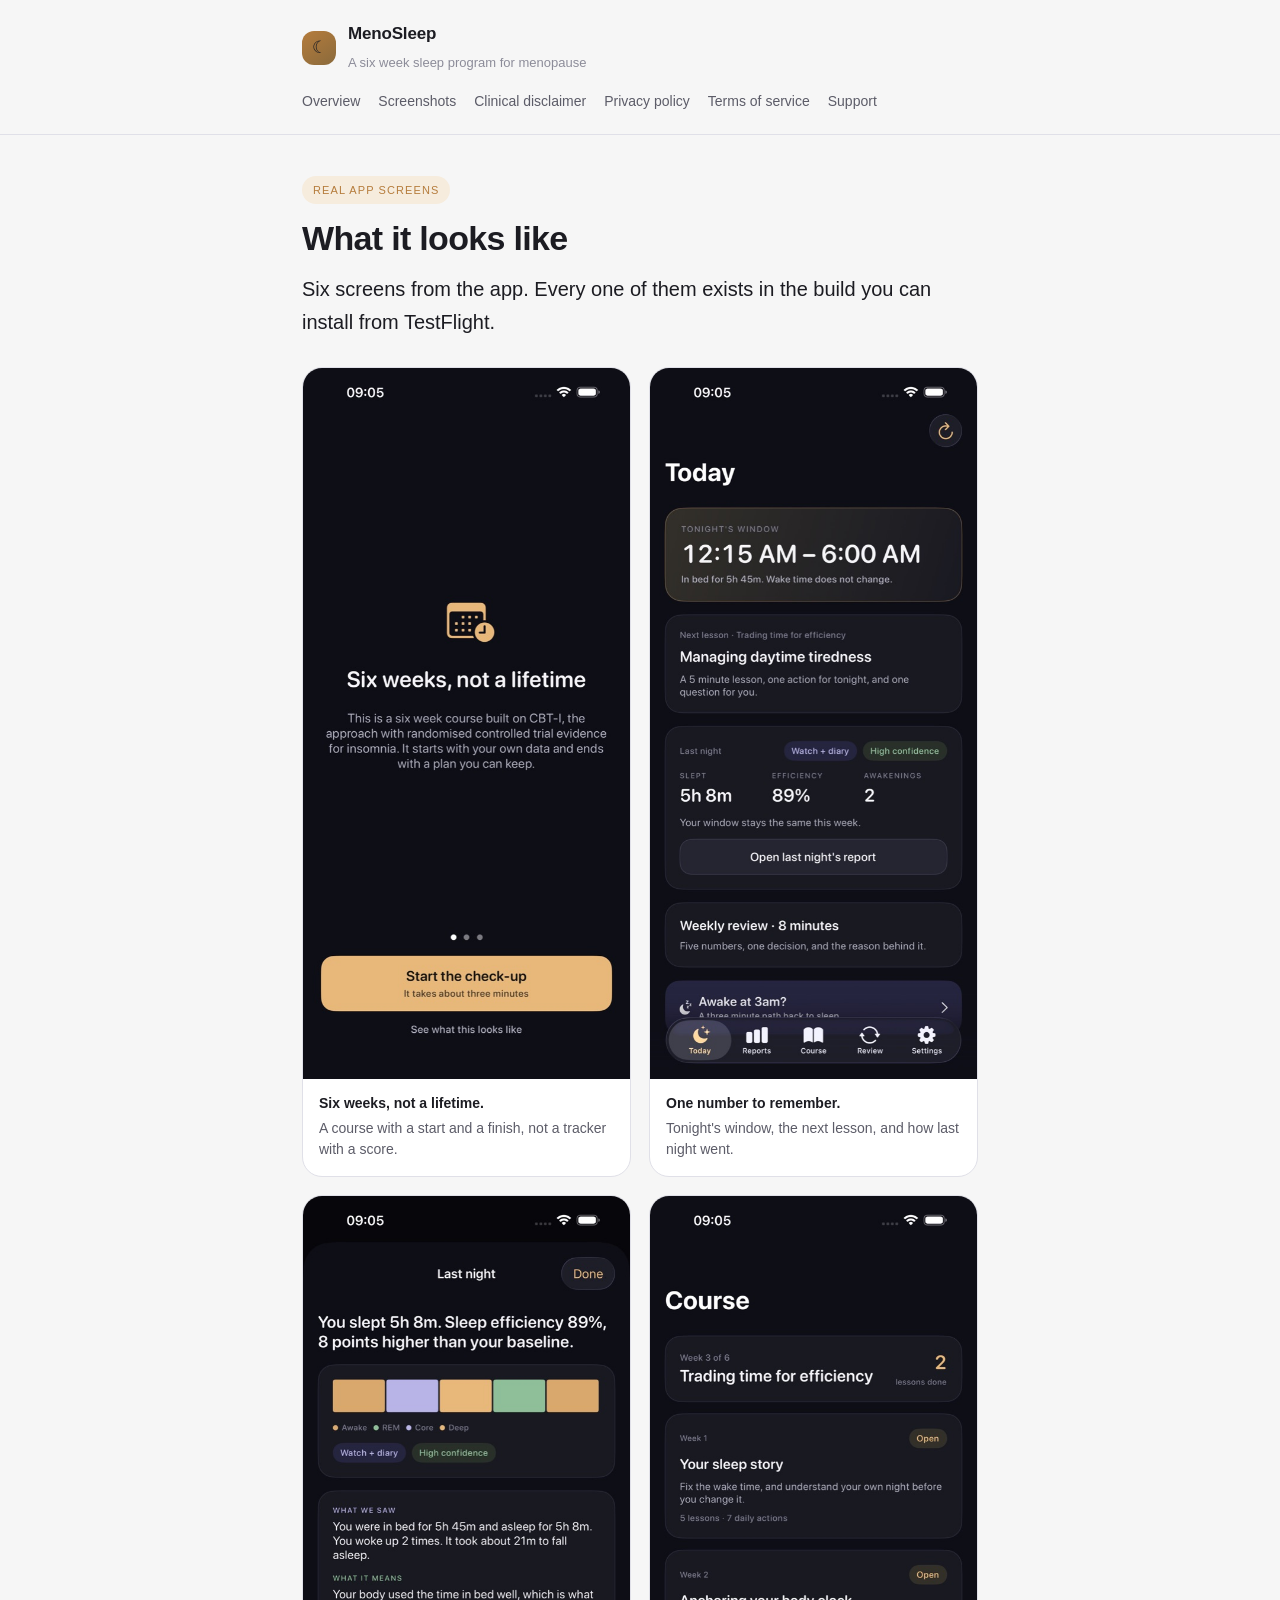
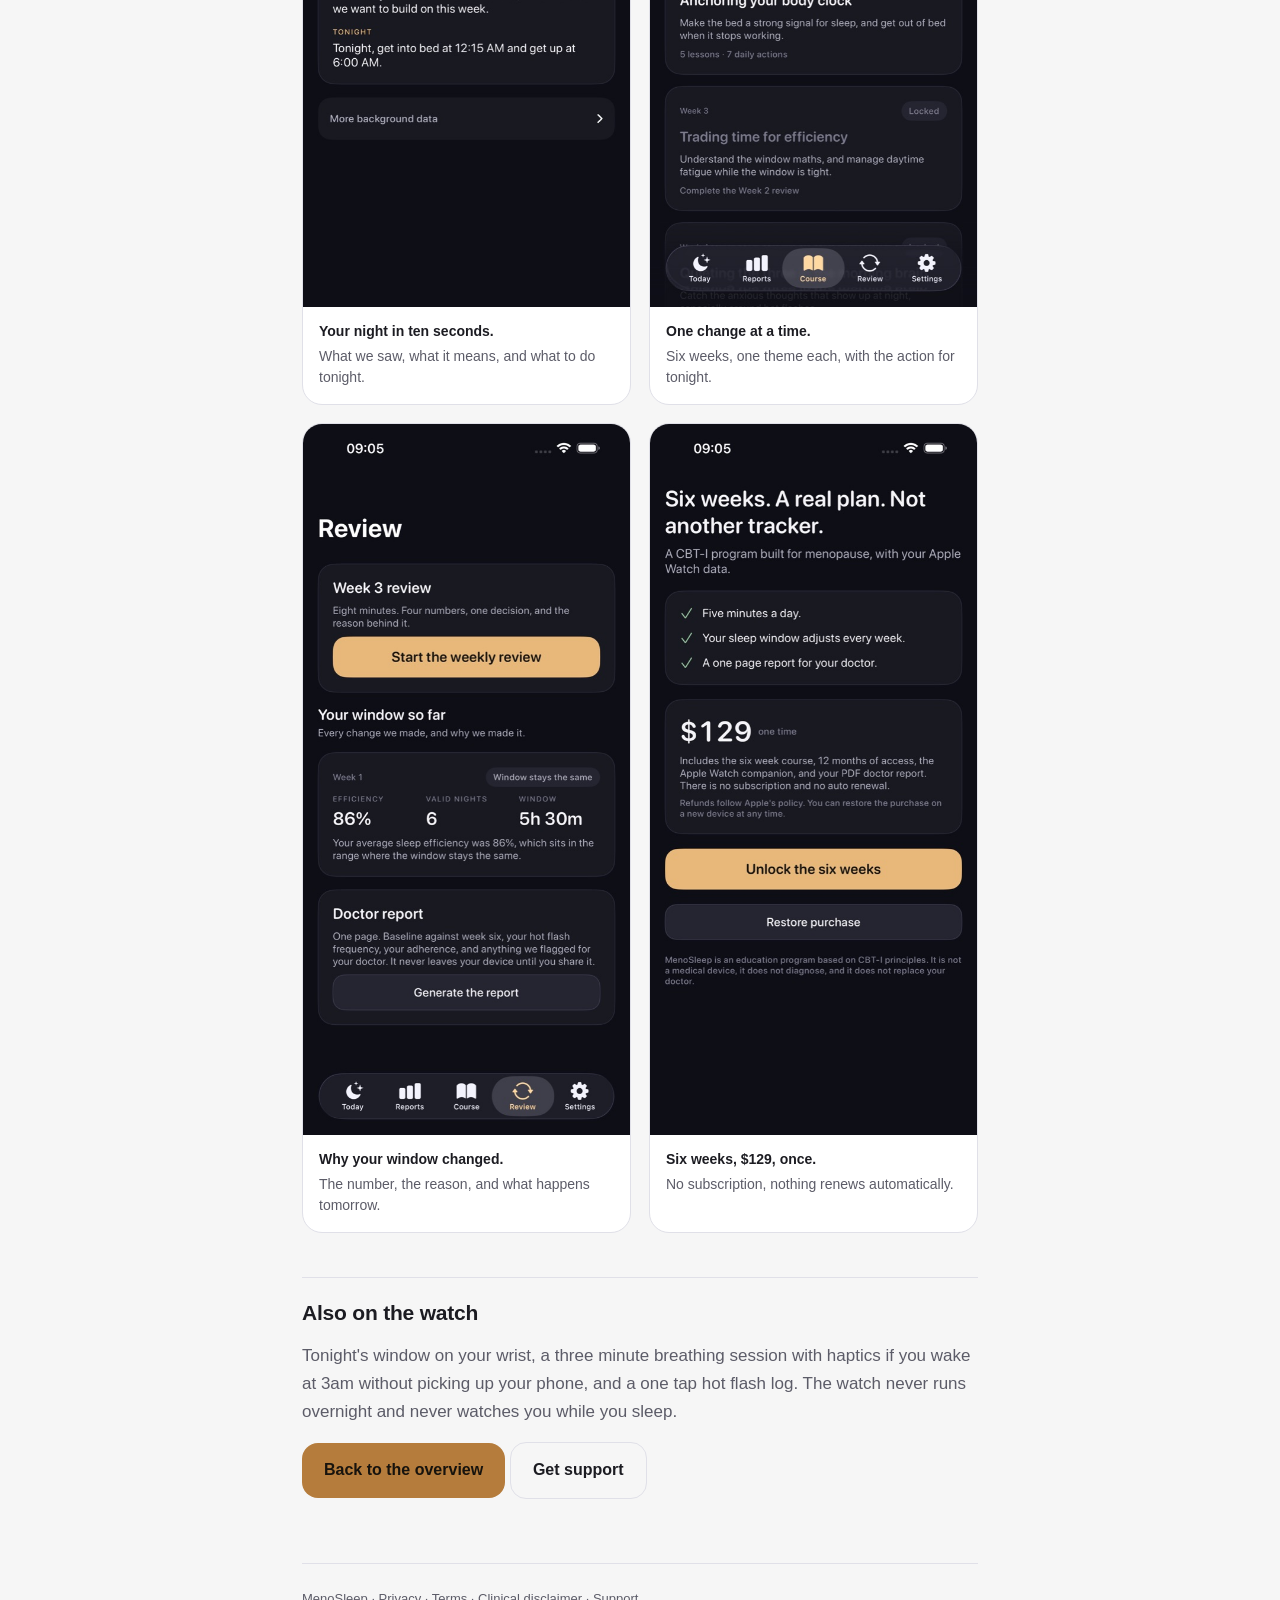
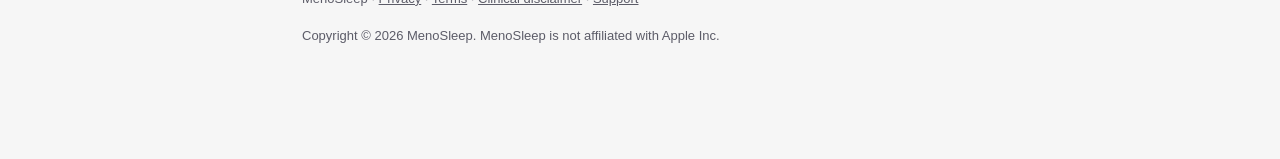
<file: screenshots.html>
<!DOCTYPE html>
<html lang="en">
<head>
<meta charset="utf-8">
<meta name="viewport" content="width=device-width, initial-scale=1">
<title>MenoSleep · Screenshots</title>
<meta name="description" content="What MenoSleep looks like: tonight's sleep window, the morning report, the six week course, the weekly review and the doctor report.">
<link rel="stylesheet" href="assets/style.css">
</head>
<body>

<header class="site">
  <div class="wrap">
    <a class="brand" href="index.html">
      <span class="mark">☾</span>
      <span>
        <span class="name">MenoSleep</span><br>
        <span class="tag">A six week sleep program for menopause</span>
      </span>
    </a>
    <nav class="site">
      <a href="index.html">Overview</a>
      <a href="screenshots.html">Screenshots</a>
      <a href="disclaimer.html">Clinical disclaimer</a>
      <a href="privacy.html">Privacy policy</a>
      <a href="terms.html">Terms of service</a>
      <a href="support.html">Support</a>
    </nav>
  </div>
</header>

<main class="wrap">

  <span class="badge">Real app screens</span>
  <h1>What it looks like</h1>
  <p class="lead">
    Six screens from the app. Every one of them exists in the build you can install from TestFlight.
  </p>

  <div class="grid shots">
    <figure>
      <img src="assets/screenshots/01-01-six-weeks-not-a-lifetime.jpg" alt="Welcome screen: Six weeks, not a lifetime" loading="lazy">
      <figcaption><strong>Six weeks, not a lifetime.</strong> A course with a start and a finish, not a tracker with a score.</figcaption>
    </figure>
    <figure>
      <img src="assets/screenshots/02-02-tonights-window.jpg" alt="Today screen showing tonight's sleep window" loading="lazy">
      <figcaption><strong>One number to remember.</strong> Tonight's window, the next lesson, and how last night went.</figcaption>
    </figure>
    <figure>
      <img src="assets/screenshots/03-03-your-night-in-ten-seconds.jpg" alt="Morning report explaining last night" loading="lazy">
      <figcaption><strong>Your night in ten seconds.</strong> What we saw, what it means, and what to do tonight.</figcaption>
    </figure>
    <figure>
      <img src="assets/screenshots/04-04-one-change-at-a-time.jpg" alt="Course screen with six weekly lessons" loading="lazy">
      <figcaption><strong>One change at a time.</strong> Six weeks, one theme each, with the action for tonight.</figcaption>
    </figure>
    <figure>
      <img src="assets/screenshots/05-05-why-your-window-changed.jpg" alt="Weekly review explaining the change to the sleep window" loading="lazy">
      <figcaption><strong>Why your window changed.</strong> The number, the reason, and what happens tomorrow.</figcaption>
    </figure>
    <figure>
      <img src="assets/screenshots/06-06-six-weeks-a-real-plan.jpg" alt="Paywall screen with the price and what is included" loading="lazy">
      <figcaption><strong>Six weeks, $129, once.</strong> No subscription, nothing renews automatically.</figcaption>
    </figure>
  </div>

  <h2>Also on the watch</h2>
  <p>
    Tonight's window on your wrist, a three minute breathing session with haptics if you wake at 3am without picking up
    your phone, and a one tap hot flash log. The watch never runs overnight and never watches you while you sleep.
  </p>

  <p><a class="btn" href="index.html">Back to the overview</a> <a class="btn ghost" href="support.html">Get support</a></p>

  <div class="footer">
    <p>MenoSleep · <a href="privacy.html">Privacy</a> · <a href="terms.html">Terms</a> · <a href="disclaimer.html">Clinical disclaimer</a> · <a href="support.html">Support</a></p>
    <p>Copyright © 2026 MenoSleep. MenoSleep is not affiliated with Apple Inc.</p>
  </div>

</main>

</body>
</html>
</file>
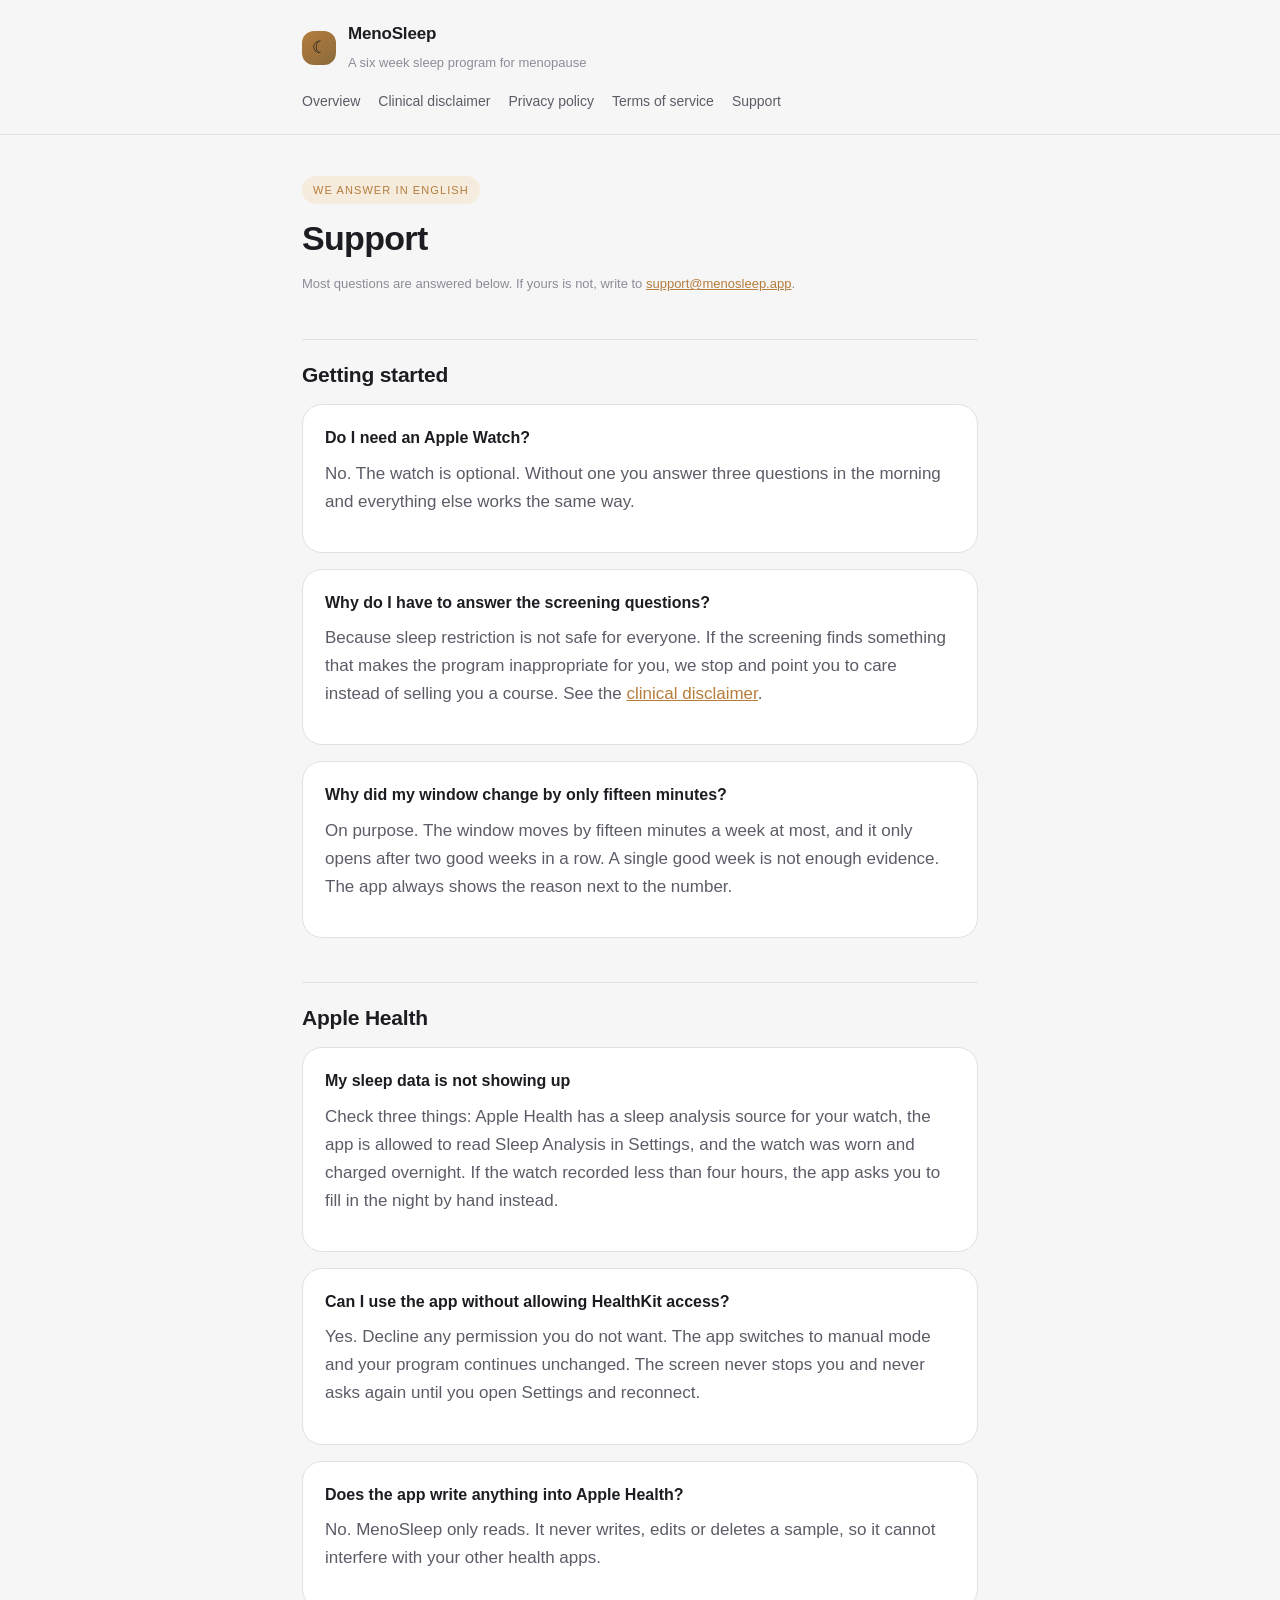
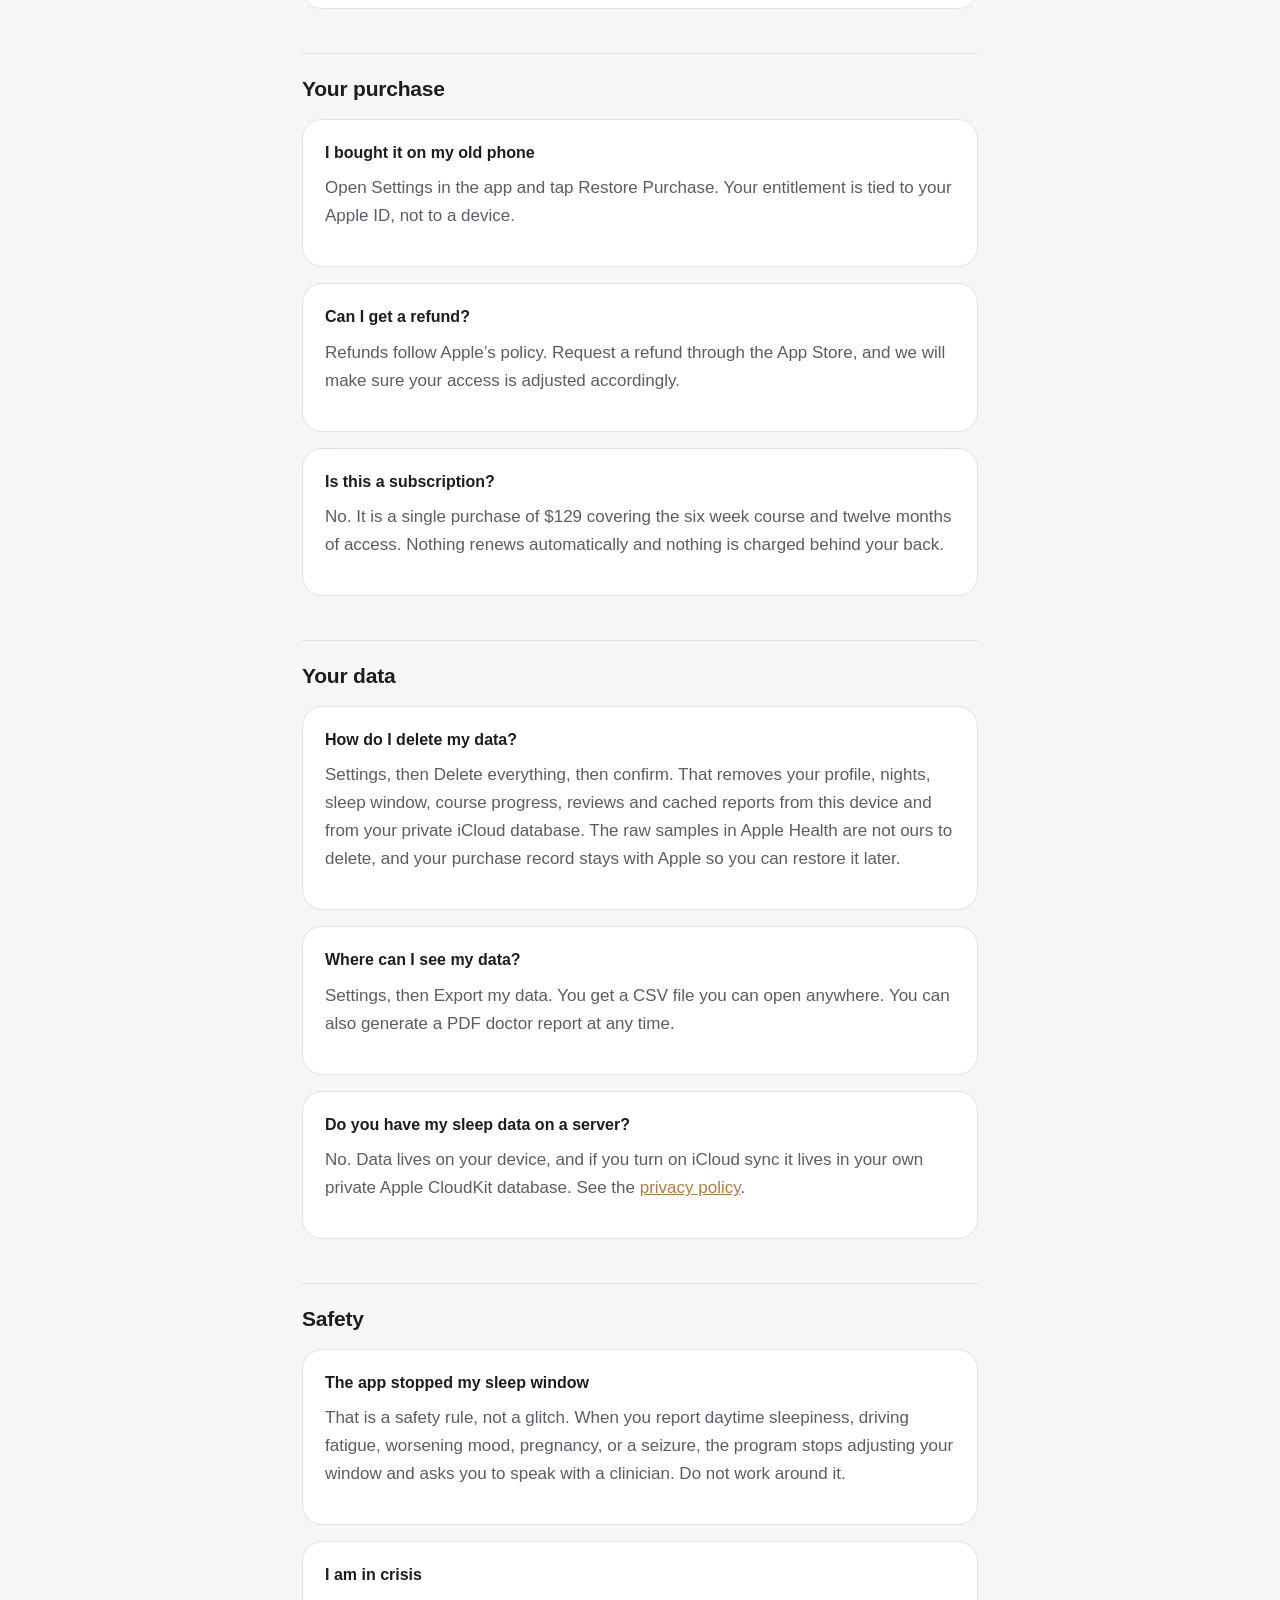
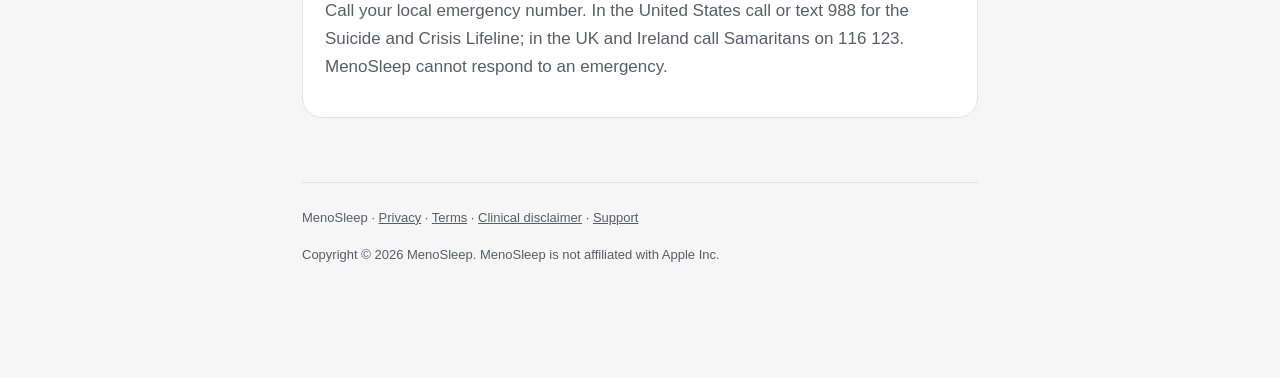
<file: support.html>
<!DOCTYPE html>
<html lang="en">
<head>
<meta charset="utf-8">
<meta name="viewport" content="width=device-width, initial-scale=1">
<title>Support · MenoSleep</title>
<meta name="description" content="Help with MenoSleep: connecting Apple Health, missing nights, restoring a purchase, deleting your data, and refunds.">
<link rel="stylesheet" href="assets/style.css">
</head>
<body>

<header class="site">
  <div class="wrap">
    <a class="brand" href="index.html">
      <span class="mark">☾</span>
      <span>
        <span class="name">MenoSleep</span><br>
        <span class="tag">A six week sleep program for menopause</span>
      </span>
    </a>
    <nav class="site">
      <a href="index.html">Overview</a>
      <a href="disclaimer.html">Clinical disclaimer</a>
      <a href="privacy.html">Privacy policy</a>
      <a href="terms.html">Terms of service</a>
      <a href="support.html">Support</a>
    </nav>
  </div>
</header>

<main class="wrap">

  <span class="badge">We answer in English</span>
  <h1>Support</h1>
  <p class="meta">Most questions are answered below. If yours is not, write to <a href="mailto:support@menosleep.app">support@menosleep.app</a>.</p>

  <h2>Getting started</h2>

  <div class="card">
    <h3>Do I need an Apple Watch?</h3>
    <p>No. The watch is optional. Without one you answer three questions in the morning and everything else works the same way.</p>
  </div>

  <div class="card">
    <h3>Why do I have to answer the screening questions?</h3>
    <p>Because sleep restriction is not safe for everyone. If the screening finds something that makes the program inappropriate for you, we stop and point you to care instead of selling you a course. See the <a href="disclaimer.html">clinical disclaimer</a>.</p>
  </div>

  <div class="card">
    <h3>Why did my window change by only fifteen minutes?</h3>
    <p>On purpose. The window moves by fifteen minutes a week at most, and it only opens after two good weeks in a row. A single good week is not enough evidence. The app always shows the reason next to the number.</p>
  </div>

  <h2>Apple Health</h2>

  <div class="card">
    <h3>My sleep data is not showing up</h3>
    <p>Check three things: Apple Health has a sleep analysis source for your watch, the app is allowed to read Sleep Analysis in Settings, and the watch was worn and charged overnight. If the watch recorded less than four hours, the app asks you to fill in the night by hand instead.</p>
  </div>

  <div class="card">
    <h3>Can I use the app without allowing HealthKit access?</h3>
    <p>Yes. Decline any permission you do not want. The app switches to manual mode and your program continues unchanged. The screen never stops you and never asks again until you open Settings and reconnect.</p>
  </div>

  <div class="card">
    <h3>Does the app write anything into Apple Health?</h3>
    <p>No. MenoSleep only reads. It never writes, edits or deletes a sample, so it cannot interfere with your other health apps.</p>
  </div>

  <h2>Your purchase</h2>

  <div class="card">
    <h3>I bought it on my old phone</h3>
    <p>Open Settings in the app and tap Restore Purchase. Your entitlement is tied to your Apple ID, not to a device.</p>
  </div>

  <div class="card">
    <h3>Can I get a refund?</h3>
    <p>Refunds follow Apple&rsquo;s policy. Request a refund through the App Store, and we will make sure your access is adjusted accordingly.</p>
  </div>

  <div class="card">
    <h3>Is this a subscription?</h3>
    <p>No. It is a single purchase of $129 covering the six week course and twelve months of access. Nothing renews automatically and nothing is charged behind your back.</p>
  </div>

  <h2>Your data</h2>

  <div class="card">
    <h3>How do I delete my data?</h3>
    <p>Settings, then Delete everything, then confirm. That removes your profile, nights, sleep window, course progress, reviews and cached reports from this device and from your private iCloud database. The raw samples in Apple Health are not ours to delete, and your purchase record stays with Apple so you can restore it later.</p>
  </div>

  <div class="card">
    <h3>Where can I see my data?</h3>
    <p>Settings, then Export my data. You get a CSV file you can open anywhere. You can also generate a PDF doctor report at any time.</p>
  </div>

  <div class="card">
    <h3>Do you have my sleep data on a server?</h3>
    <p>No. Data lives on your device, and if you turn on iCloud sync it lives in your own private Apple CloudKit database. See the <a href="privacy.html">privacy policy</a>.</p>
  </div>

  <h2>Safety</h2>

  <div class="card">
    <h3>The app stopped my sleep window</h3>
    <p>That is a safety rule, not a glitch. When you report daytime sleepiness, driving fatigue, worsening mood, pregnancy, or a seizure, the program stops adjusting your window and asks you to speak with a clinician. Do not work around it.</p>
  </div>

  <div class="card">
    <h3>I am in crisis</h3>
    <p>Call your local emergency number. In the United States call or text 988 for the Suicide and Crisis Lifeline; in the UK and Ireland call Samaritans on 116 123. MenoSleep cannot respond to an emergency.</p>
  </div>

  <div class="footer">
    <p>MenoSleep · <a href="privacy.html">Privacy</a> · <a href="terms.html">Terms</a> · <a href="disclaimer.html">Clinical disclaimer</a> · <a href="support.html">Support</a></p>
    <p>Copyright © 2026 MenoSleep. MenoSleep is not affiliated with Apple Inc.</p>
  </div>

</main>

</body>
</html>
</file>
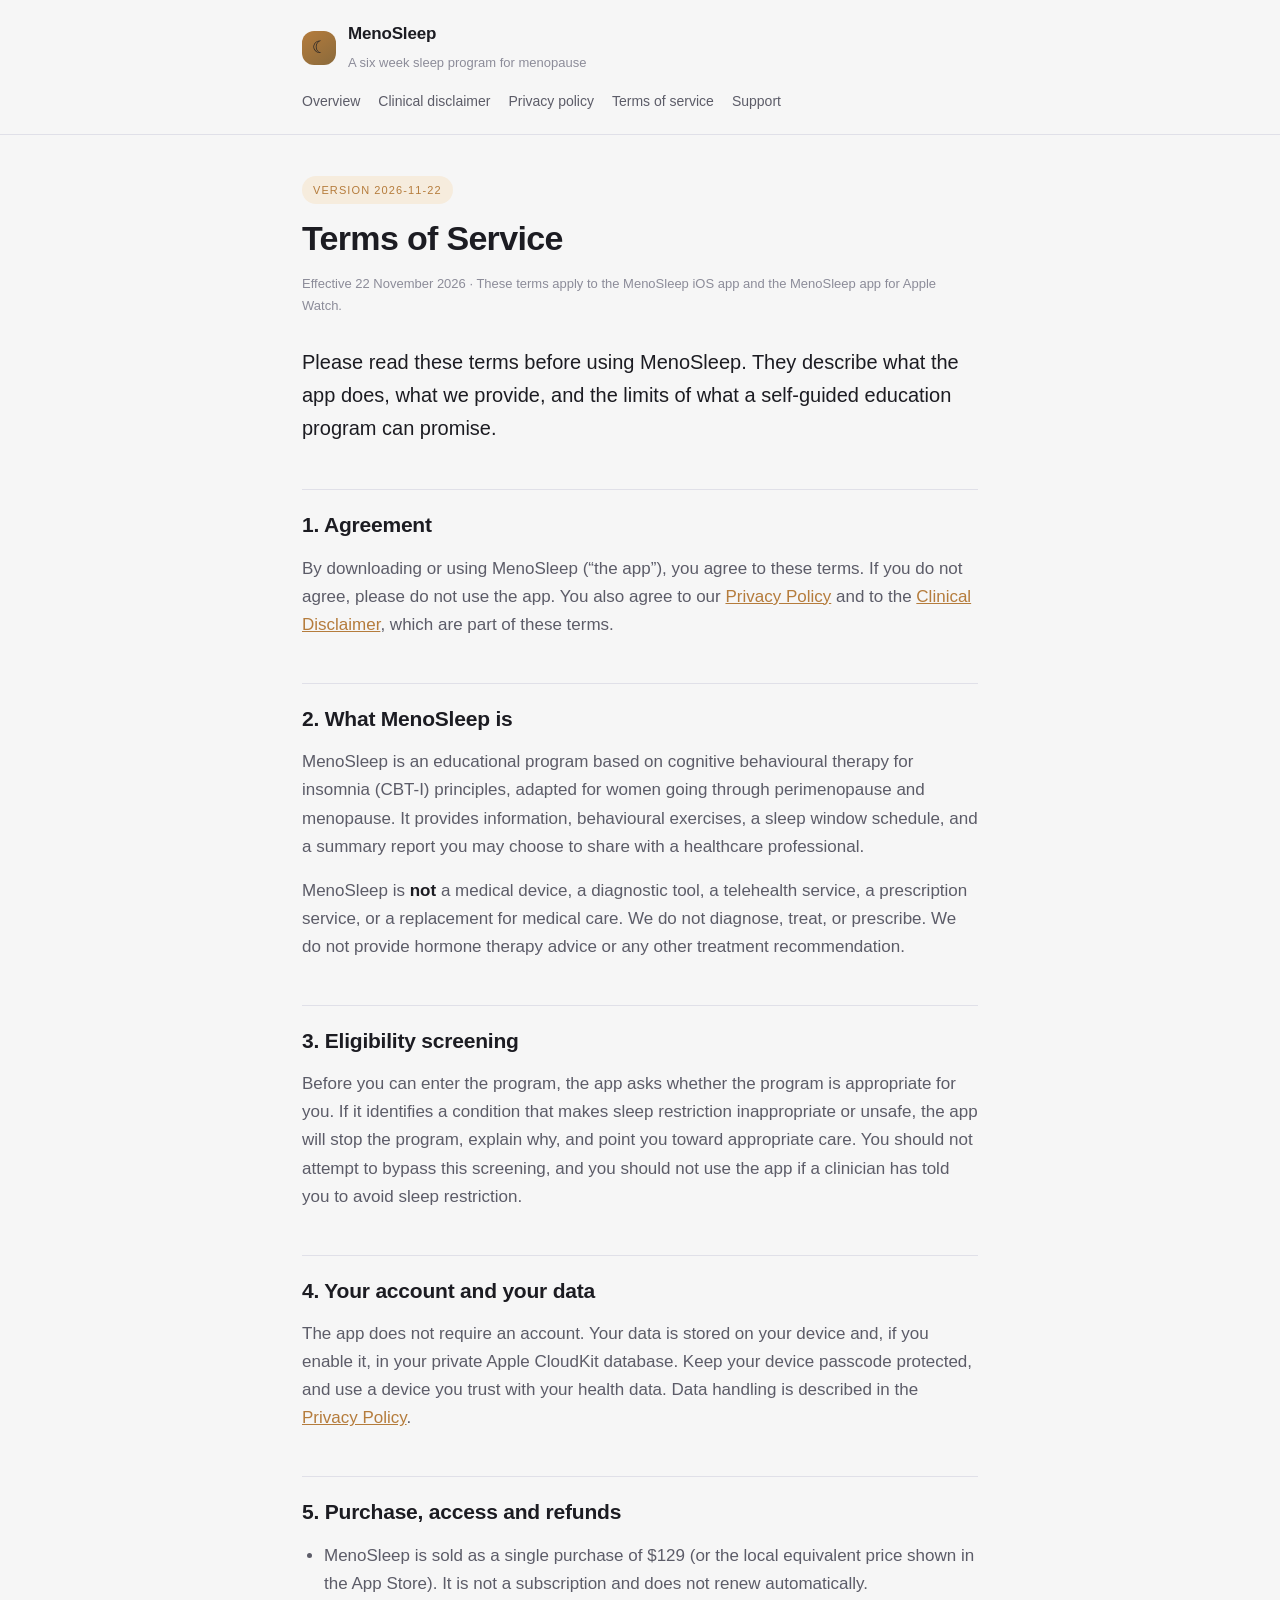
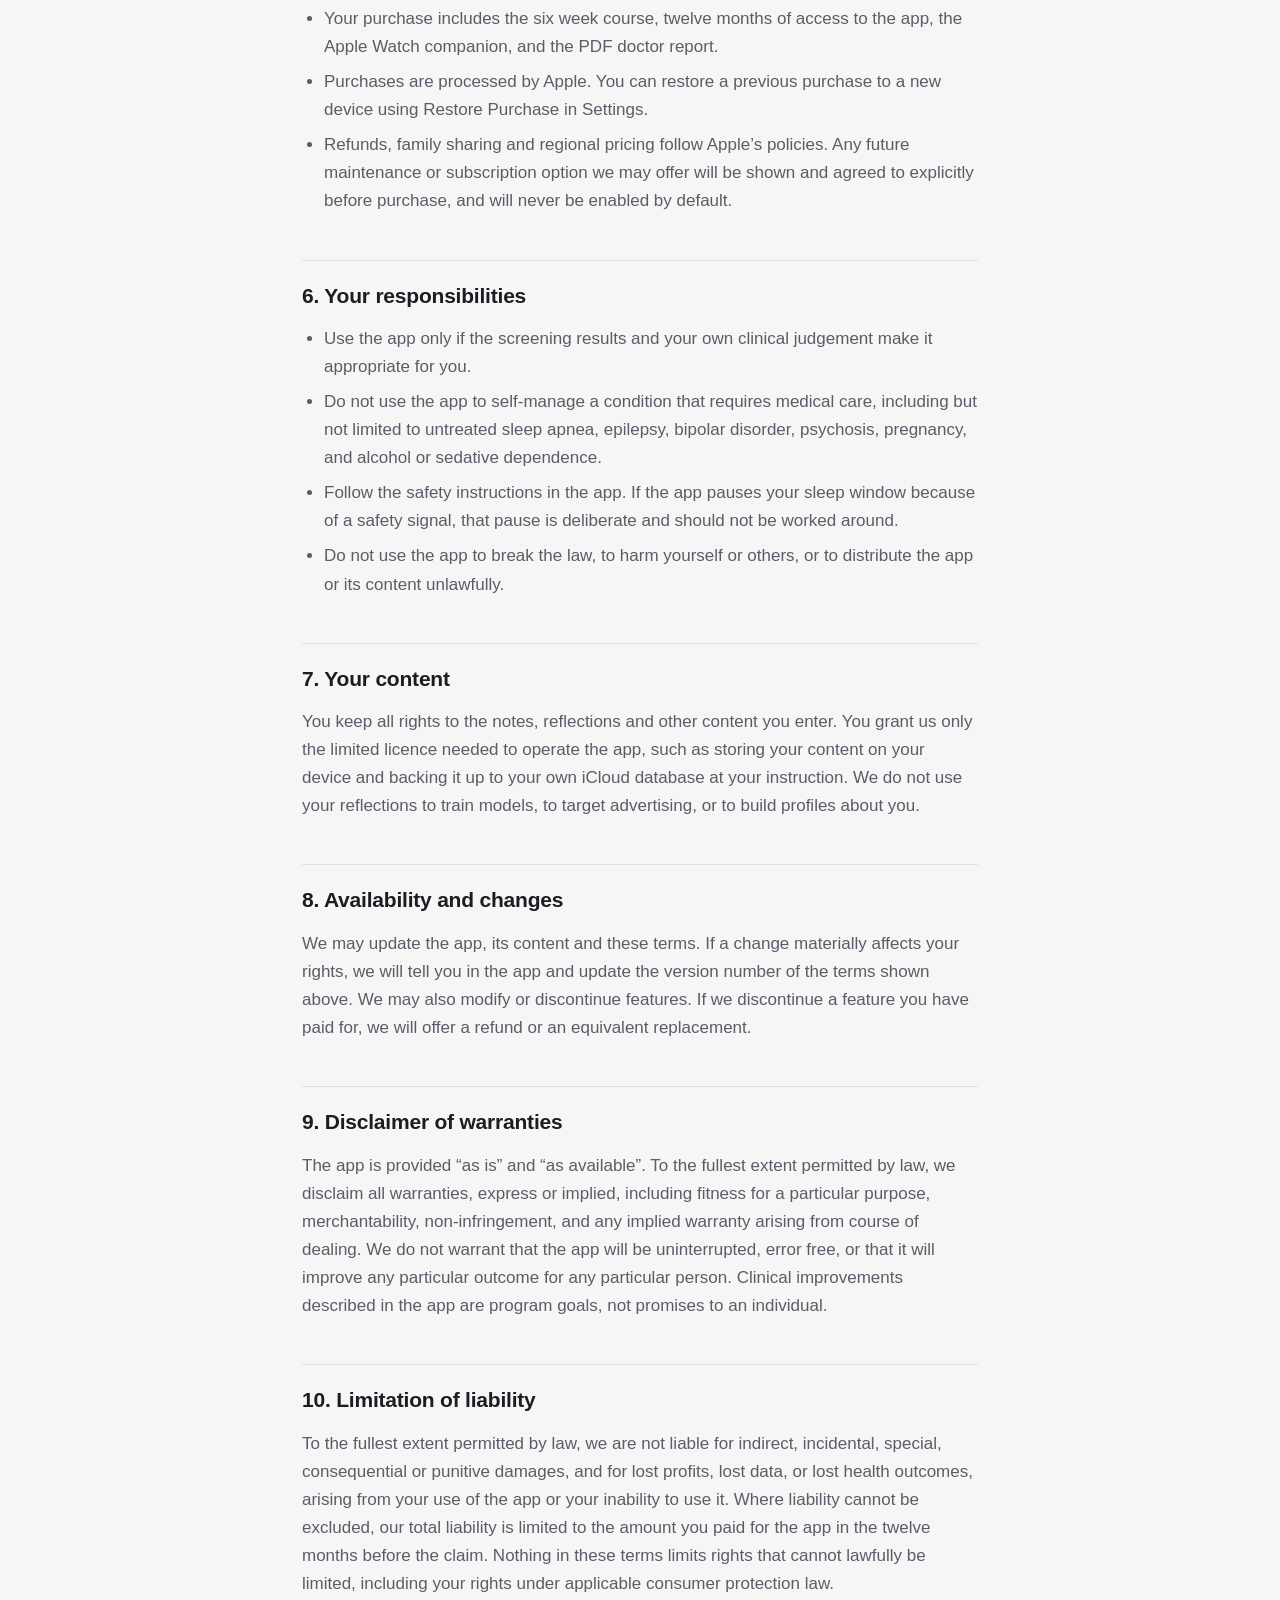
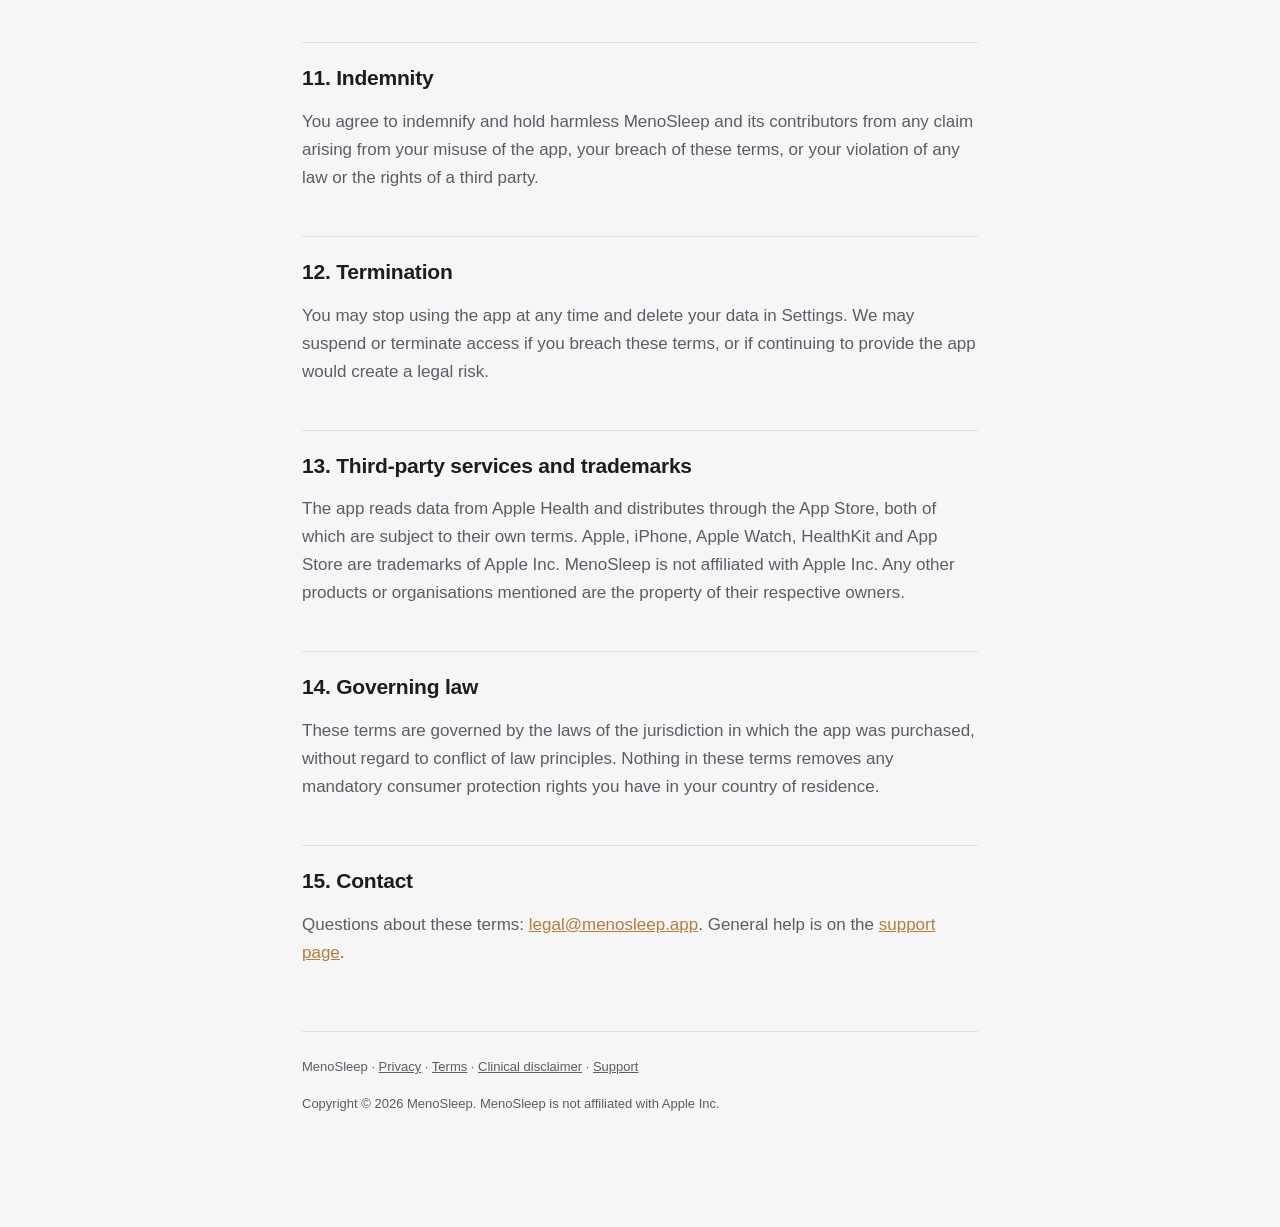
<file: terms.html>
<!DOCTYPE html>
<html lang="en">
<head>
<meta charset="utf-8">
<meta name="viewport" content="width=device-width, initial-scale=1">
<title>Terms of Service · MenoSleep</title>
<meta name="description" content="The terms that apply when you use the MenoSleep six week sleep program.">
<link rel="stylesheet" href="assets/style.css">
</head>
<body>

<header class="site">
  <div class="wrap">
    <a class="brand" href="index.html">
      <span class="mark">☾</span>
      <span>
        <span class="name">MenoSleep</span><br>
        <span class="tag">A six week sleep program for menopause</span>
      </span>
    </a>
    <nav class="site">
      <a href="index.html">Overview</a>
      <a href="disclaimer.html">Clinical disclaimer</a>
      <a href="privacy.html">Privacy policy</a>
      <a href="terms.html">Terms of service</a>
      <a href="support.html">Support</a>
    </nav>
  </div>
</header>

<main class="wrap">

  <span class="badge">Version 2026-11-22</span>
  <h1>Terms of Service</h1>
  <p class="meta">Effective 22 November 2026 · These terms apply to the MenoSleep iOS app and the MenoSleep app for Apple Watch.</p>

  <p class="lead">
    Please read these terms before using MenoSleep. They describe what the app does, what we provide, and the limits of
    what a self-guided education program can promise.
  </p>

  <h2>1. Agreement</h2>
  <p>
    By downloading or using MenoSleep (&ldquo;the app&rdquo;), you agree to these terms. If you do not agree, please do not
    use the app. You also agree to our <a href="privacy.html">Privacy Policy</a> and to the
    <a href="disclaimer.html">Clinical Disclaimer</a>, which are part of these terms.
  </p>

  <h2>2. What MenoSleep is</h2>
  <p>
    MenoSleep is an educational program based on cognitive behavioural therapy for insomnia (CBT-I) principles, adapted
    for women going through perimenopause and menopause. It provides information, behavioural exercises, a sleep window
    schedule, and a summary report you may choose to share with a healthcare professional.
  </p>
  <p>
    MenoSleep is <strong>not</strong> a medical device, a diagnostic tool, a telehealth service, a prescription service,
    or a replacement for medical care. We do not diagnose, treat, or prescribe. We do not provide hormone therapy advice
    or any other treatment recommendation.
  </p>

  <h2>3. Eligibility screening</h2>
  <p>
    Before you can enter the program, the app asks whether the program is appropriate for you. If it identifies a
    condition that makes sleep restriction inappropriate or unsafe, the app will stop the program, explain why, and
    point you toward appropriate care. You should not attempt to bypass this screening, and you should not use the app if
    a clinician has told you to avoid sleep restriction.
  </p>

  <h2>4. Your account and your data</h2>
  <p>
    The app does not require an account. Your data is stored on your device and, if you enable it, in your private
    Apple CloudKit database. Keep your device passcode protected, and use a device you trust with your health data.
    Data handling is described in the <a href="privacy.html">Privacy Policy</a>.
  </p>

  <h2>5. Purchase, access and refunds</h2>
  <ul>
    <li>MenoSleep is sold as a single purchase of $129 (or the local equivalent price shown in the App Store). It is not a subscription and does not renew automatically.</li>
    <li>Your purchase includes the six week course, twelve months of access to the app, the Apple Watch companion, and the PDF doctor report.</li>
    <li>Purchases are processed by Apple. You can restore a previous purchase to a new device using Restore Purchase in Settings.</li>
    <li>Refunds, family sharing and regional pricing follow Apple&rsquo;s policies. Any future maintenance or subscription option we may offer will be shown and agreed to explicitly before purchase, and will never be enabled by default.</li>
  </ul>

  <h2>6. Your responsibilities</h2>
  <ul>
    <li>Use the app only if the screening results and your own clinical judgement make it appropriate for you.</li>
    <li>Do not use the app to self-manage a condition that requires medical care, including but not limited to untreated sleep apnea, epilepsy, bipolar disorder, psychosis, pregnancy, and alcohol or sedative dependence.</li>
    <li>Follow the safety instructions in the app. If the app pauses your sleep window because of a safety signal, that pause is deliberate and should not be worked around.</li>
    <li>Do not use the app to break the law, to harm yourself or others, or to distribute the app or its content unlawfully.</li>
  </ul>

  <h2>7. Your content</h2>
  <p>
    You keep all rights to the notes, reflections and other content you enter. You grant us only the limited licence
    needed to operate the app, such as storing your content on your device and backing it up to your own iCloud
    database at your instruction. We do not use your reflections to train models, to target advertising, or to build
    profiles about you.
  </p>

  <h2>8. Availability and changes</h2>
  <p>
    We may update the app, its content and these terms. If a change materially affects your rights, we will tell you in
    the app and update the version number of the terms shown above. We may also modify or discontinue features. If we
    discontinue a feature you have paid for, we will offer a refund or an equivalent replacement.
  </p>

  <h2>9. Disclaimer of warranties</h2>
  <p>
    The app is provided &ldquo;as is&rdquo; and &ldquo;as available&rdquo;. To the fullest extent permitted by law, we disclaim
    all warranties, express or implied, including fitness for a particular purpose, merchantability, non-infringement,
    and any implied warranty arising from course of dealing. We do not warrant that the app will be uninterrupted, error
    free, or that it will improve any particular outcome for any particular person. Clinical improvements described in the
    app are program goals, not promises to an individual.
  </p>

  <h2>10. Limitation of liability</h2>
  <p>
    To the fullest extent permitted by law, we are not liable for indirect, incidental, special, consequential or
    punitive damages, and for lost profits, lost data, or lost health outcomes, arising from your use of the app or your
    inability to use it. Where liability cannot be excluded, our total liability is limited to the amount you paid for
    the app in the twelve months before the claim. Nothing in these terms limits rights that cannot lawfully be limited,
    including your rights under applicable consumer protection law.
  </p>

  <h2>11. Indemnity</h2>
  <p>
    You agree to indemnify and hold harmless MenoSleep and its contributors from any claim arising from your misuse of
    the app, your breach of these terms, or your violation of any law or the rights of a third party.
  </p>

  <h2>12. Termination</h2>
  <p>
    You may stop using the app at any time and delete your data in Settings. We may suspend or terminate access if you
    breach these terms, or if continuing to provide the app would create a legal risk.
  </p>

  <h2>13. Third-party services and trademarks</h2>
  <p>
    The app reads data from Apple Health and distributes through the App Store, both of which are subject to their own
    terms. Apple, iPhone, Apple Watch, HealthKit and App Store are trademarks of Apple Inc. MenoSleep is not affiliated
    with Apple Inc. Any other products or organisations mentioned are the property of their respective owners.
  </p>

  <h2>14. Governing law</h2>
  <p>
    These terms are governed by the laws of the jurisdiction in which the app was purchased, without regard to conflict
    of law principles. Nothing in these terms removes any mandatory consumer protection rights you have in your country
    of residence.
  </p>

  <h2>15. Contact</h2>
  <p>
    Questions about these terms: <a href="mailto:legal@menosleep.app">legal@menosleep.app</a>. General help is on the
    <a href="support.html">support page</a>.
  </p>

  <div class="footer">
    <p>MenoSleep · <a href="privacy.html">Privacy</a> · <a href="terms.html">Terms</a> · <a href="disclaimer.html">Clinical disclaimer</a> · <a href="support.html">Support</a></p>
    <p>Copyright © 2026 MenoSleep. MenoSleep is not affiliated with Apple Inc.</p>
  </div>

</main>

</body>
</html>
</file>
<file: assets/style.css>
:root {
  --bg: #0e0e16;
  --surface: #191921;
  --surface-raised: #252530;
  --border: #38384a;
  --text: #f5f5f7;
  --text-secondary: #adadbc;
  --text-tertiary: #7a7a8c;
  --accent: #e8b87a;
  --accent-soft: #33302a;
  --positive: #8fbf98;
  --caution: #d9a86c;
  --lilac: #b8b4e8;
  --max: 720px;
}

@media (prefers-color-scheme: light) {
  :root {
    --bg: #f6f6f6;
    --surface: #ffffff;
    --surface-raised: #fdfdfd;
    --border: #e0e0e8;
    --text: #1c1c22;
    --text-secondary: #5c5c68;
    --text-tertiary: #8c8c99;
    --accent: #b57c3c;
    --accent-soft: #f6ecdd;
    --positive: #4f7d57;
    --caution: #9a6c36;
    --lilac: #6f68b5;
  }
}

* { box-sizing: border-box; }

html { -webkit-text-size-adjust: 100%; }

body {
  margin: 0;
  background: var(--bg);
  color: var(--text);
  font-family: -apple-system, BlinkMacSystemFont, "SF Pro Text", "Helvetica Neue", "PingFang SC", "Hiragino Sans GB", "Microsoft YaHei", sans-serif;
  font-size: 17px;
  line-height: 1.65;
  -webkit-font-smoothing: antialiased;
}

.wrap { max-width: var(--max); margin: 0 auto; padding: 0 22px 96px; }

/* ---------- header ---------- */

header.site {
  border-bottom: 1px solid var(--border);
  padding: 20px 0;
  margin-bottom: 40px;
}

header.site .wrap { padding-bottom: 0; }

.brand {
  display: flex;
  align-items: center;
  gap: 12px;
  text-decoration: none;
  color: var(--text);
}

.brand .mark {
  width: 34px;
  height: 34px;
  border-radius: 12px;
  background: linear-gradient(145deg, var(--accent), #8a6a3c);
  display: grid;
  place-items: center;
  font-size: 17px;
  flex: none;
}

.brand .name { font-weight: 600; letter-spacing: -0.01em; }
.brand .tag { color: var(--text-tertiary); font-size: 13px; }

nav.site {
  display: flex;
  flex-wrap: wrap;
  gap: 18px;
  margin-top: 14px;
  font-size: 14px;
}

nav.site a {
  color: var(--text-secondary);
  text-decoration: none;
  border-bottom: 1px solid transparent;
}

nav.site a:hover,
nav.site a:focus { color: var(--accent); border-bottom-color: var(--accent); }

/* ---------- typography ---------- */

h1 {
  font-size: 34px;
  line-height: 1.2;
  letter-spacing: -0.02em;
  font-weight: 650;
  margin: 0 0 14px;
}

h2 {
  font-size: 21px;
  letter-spacing: -0.01em;
  font-weight: 620;
  margin: 44px 0 12px;
  padding-top: 18px;
  border-top: 1px solid var(--border);
}

h3 {
  font-size: 16px;
  font-weight: 600;
  margin: 26px 0 8px;
}

p { margin: 0 0 16px; color: var(--text-secondary); }
p strong, li strong { color: var(--text); font-weight: 600; }

a { color: var(--accent); }

ul, ol { margin: 0 0 16px; padding-left: 22px; color: var(--text-secondary); }
li { margin-bottom: 7px; }

.lead {
  font-size: 20px;
  color: var(--text);
  margin-bottom: 26px;
}

.meta {
  color: var(--text-tertiary);
  font-size: 13px;
  margin-bottom: 30px;
}

/* ---------- blocks ---------- */

.card {
  background: var(--surface);
  border: 1px solid var(--border);
  border-radius: 20px;
  padding: 20px 22px;
  margin-bottom: 16px;
}

.card h3 { margin-top: 0; }

.callout {
  background: var(--accent-soft);
  border: 1px solid var(--border);
  border-radius: 18px;
  padding: 18px 20px;
  margin: 24px 0;
}

.callout p:last-child { margin-bottom: 0; }

.callout.caution { background: rgba(217, 168, 108, 0.12); }

.badge {
  display: inline-block;
  font-size: 11px;
  letter-spacing: 0.1em;
  text-transform: uppercase;
  color: var(--accent);
  background: var(--accent-soft);
  border-radius: 999px;
  padding: 5px 11px;
  margin-bottom: 14px;
}

table {
  width: 100%;
  border-collapse: collapse;
  margin: 18px 0 24px;
  font-size: 15px;
}

th, td {
  text-align: left;
  padding: 11px 12px;
  border-bottom: 1px solid var(--border);
  vertical-align: top;
}

th { color: var(--text-tertiary); font-size: 12px; letter-spacing: 0.08em; text-transform: uppercase; font-weight: 600; }
td { color: var(--text-secondary); }
td:first-child { color: var(--text); }

.grid {
  display: grid;
  grid-template-columns: repeat(auto-fit, minmax(210px, 1fr));
  gap: 14px;
  margin: 18px 0 26px;
}

.grid .card { margin-bottom: 0; }

.pill {
  display: inline-block;
  border-radius: 999px;
  padding: 4px 11px;
  font-size: 12px;
  border: 1px solid var(--border);
  color: var(--text-secondary);
}

.btn {
  display: inline-block;
  background: var(--accent);
  color: #17130d;
  text-decoration: none;
  border-radius: 16px;
  padding: 14px 22px;
  font-weight: 600;
  font-size: 16px;
}

.btn.ghost {
  background: transparent;
  color: var(--text);
  border: 1px solid var(--border);
}

.footer {
  border-top: 1px solid var(--border);
  margin-top: 64px;
  padding-top: 24px;
  color: var(--text-tertiary);
  font-size: 13px;
}

.footer a { color: var(--text-secondary); }

code {
  background: var(--surface-raised);
  border-radius: 6px;
  padding: 2px 6px;
  font-size: 14px;
}

/* ---------- screenshots ---------- */

.shots {
  grid-template-columns: repeat(auto-fit, minmax(240px, 1fr));
  gap: 18px;
  margin: 28px 0 8px;
}

.shots figure {
  margin: 0;
  background: var(--surface);
  border: 1px solid var(--border);
  border-radius: 20px;
  overflow: hidden;
}

.shots img {
  display: block;
  width: 100%;
  height: auto;
  background: #0b0b12;
}

.shots figcaption {
  padding: 14px 16px 16px;
  font-size: 14px;
  color: var(--text-secondary);
  line-height: 1.5;
}

.shots figcaption strong {
  display: block;
  color: var(--text);
  margin-bottom: 4px;
}
</file>
